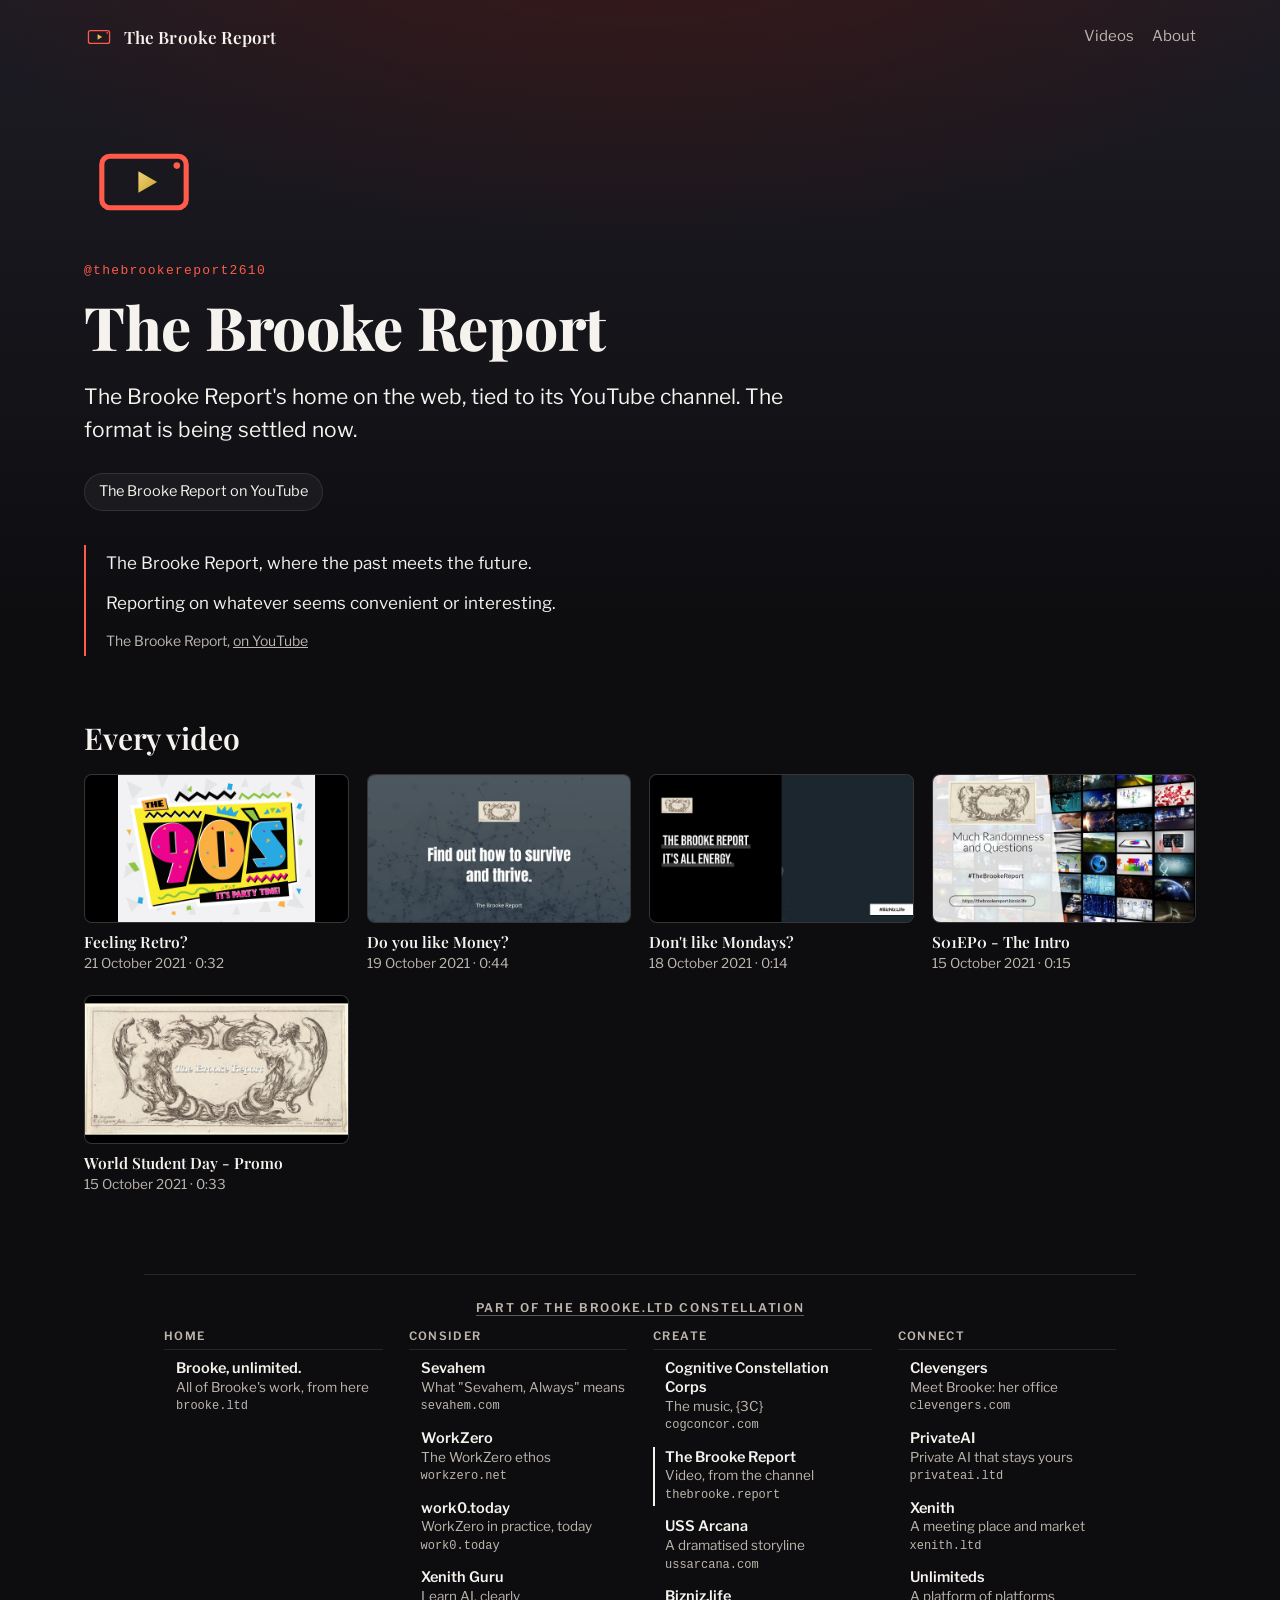
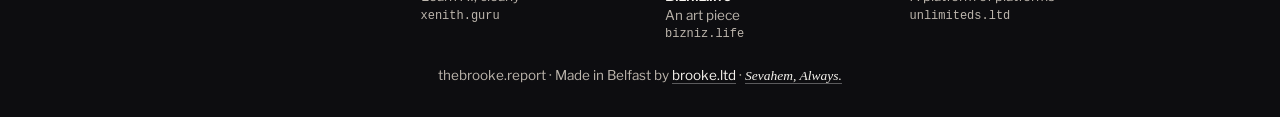
<file: index.html>
<!doctype html>
<html lang="en-GB">
<head>
<meta charset="utf-8">
<meta name="viewport" content="width=device-width, initial-scale=1">
<meta http-equiv="Content-Security-Policy" content="default-src 'none'; style-src 'self'; img-src 'self'; font-src 'self'; base-uri 'none'; form-action 'none'">
<meta name="referrer" content="no-referrer">
<title>The Brooke Report</title>
<meta name="description" content="The Brooke Report: every video from the channel @thebrookereport2610, each with its own page.">
<link rel="canonical" href="https://thebrooke.report/">
<link rel="icon" href="/assets/icon.svg" type="image/svg+xml">
<meta property="og:title" content="The Brooke Report">
<meta property="og:description" content="The Brooke Report: every video from the channel @thebrookereport2610, each with its own page.">
<meta property="og:url" content="https://thebrooke.report/">
<meta name="theme-color" content="#0d0d10">
<link rel="alternate" type="application/atom+xml" title="The Brooke Report: videos" href="/feed.xml">
<link rel="stylesheet" href="/assets/site.css">
</head>
<body>
<a class="skip" href="#main">Skip to content</a>
<header class="top">
<a class="brand" href="/"><svg class="" viewBox="0 0 512 512" aria-hidden="true" focusable="false" xmlns="http://www.w3.org/2000/svg"><defs><linearGradient id="g-brand" x1="0" y1="0" x2="1" y2="1"><stop offset="0" stop-color="#f1d27a"/><stop offset="1" stop-color="#c9a227"/></linearGradient></defs><rect x="76" y="146" width="360" height="220" rx="34" fill="none" stroke="#ff5a4a" stroke-width="22"/><path d="M232 210 L312 256 L232 302 Z" fill="url(#g-brand)"/><circle class="core" cx="396" cy="186" r="14" fill="#ff5a4a"/><line class="ring-b" x1="176" y1="410" x2="336" y2="410" stroke="url(#g-brand)" stroke-width="14" stroke-linecap="round"/></svg><span>The Brooke Report</span></a>
<nav class="site" aria-label="The Brooke Report"><ul><li><a href="/videos/">Videos</a></li><li><a href="/about/">About</a></li></ul></nav>
</header>
<main id="main" tabindex="-1">
<section class="hero"><svg class="mark" viewBox="0 0 512 512" aria-hidden="true" focusable="false" xmlns="http://www.w3.org/2000/svg"><defs><linearGradient id="g" x1="0" y1="0" x2="1" y2="1"><stop offset="0" stop-color="#f1d27a"/><stop offset="1" stop-color="#c9a227"/></linearGradient></defs><rect x="76" y="146" width="360" height="220" rx="34" fill="none" stroke="#ff5a4a" stroke-width="22"/><path d="M232 210 L312 256 L232 302 Z" fill="url(#g)"/><circle class="core" cx="396" cy="186" r="14" fill="#ff5a4a"/><line class="ring-b" x1="176" y1="410" x2="336" y2="410" stroke="url(#g)" stroke-width="14" stroke-linecap="round"/></svg><p class="eyebrow">@thebrookereport2610</p><h1>The Brooke Report</h1>
<p class="lede">The Brooke Report's home on the web, tied to its YouTube channel. The format is being settled now.</p><ul class="links"><li><a href="https://www.youtube.com/@thebrookereport2610">The Brooke Report on YouTube</a></li></ul></section>
<figure class="words" data-source="channel"><blockquote><p>The Brooke Report, where the past meets the future.</p><p>Reporting on whatever seems convenient or interesting.</p></blockquote><figcaption>The Brooke Report, <a href="https://www.youtube.com/@thebrookereport2610">on YouTube</a></figcaption></figure>
<h2>Every video</h2><ul class="grid"><li class="card wide"><a href="/videos/feeling-retro/"><img src="/assets/stills/feeling-retro.jpg" width="1280" height="720" alt="A still from Feeling Retro?" decoding="async"><b>Feeling Retro?</b><span>21 October 2021 · 0:32</span></a></li><li class="card wide"><a href="/videos/do-you-like-money/"><img src="/assets/stills/do-you-like-money.jpg" width="640" height="480" alt="A still from Do you like Money?" decoding="async"><b>Do you like Money?</b><span>19 October 2021 · 0:44</span></a></li><li class="card wide"><a href="/videos/don-t-like-mondays/"><img src="/assets/stills/don-t-like-mondays.jpg" width="640" height="480" alt="A still from Don't like Mondays?" decoding="async"><b>Don't like Mondays?</b><span>18 October 2021 · 0:14</span></a></li><li class="card wide"><a href="/videos/s01e00-the-intro/"><img src="/assets/stills/s01e00-the-intro.jpg" width="1280" height="720" alt="A still from S01EP0 - The Intro" loading="lazy" decoding="async"><b>S01EP0 - The Intro</b><span>15 October 2021 · 0:15</span></a></li><li class="card wide"><a href="/videos/world-student-day-promo/"><img src="/assets/stills/world-student-day-promo.jpg" width="1280" height="720" alt="A still from World Student Day - Promo" loading="lazy" decoding="async"><b>World Student Day - Promo</b><span>15 October 2021 · 0:33</span></a></li></ul>
</main>
<nav class="constellation" aria-label="The brooke.ltd constellation"><h2><a href="/constellation/">Part of the brooke.ltd constellation</a></h2><div class="groups"><section><h3>Home</h3><ul><li><a href="https://brooke.ltd/"><b>Brooke, unlimited.</b><span class="w">All of Brooke's work, from here</span><small>brooke.ltd</small></a></li></ul></section><section><h3>Consider</h3><ul><li><a href="https://sevahem.com/"><b>Sevahem</b><span class="w">What &quot;Sevahem, Always&quot; means</span><small>sevahem.com</small></a></li><li><a href="https://workzero.net/"><b>WorkZero</b><span class="w">The WorkZero ethos</span><small>workzero.net</small></a></li><li><a href="https://work0.today/"><b>work0.today</b><span class="w">WorkZero in practice, today</span><small>work0.today</small></a></li><li><a href="https://xenith.guru/"><b>Xenith Guru</b><span class="w">Learn AI, clearly</span><small>xenith.guru</small></a></li></ul></section><section><h3>Create</h3><ul><li><a href="https://cogconcor.com/"><b>Cognitive Constellation Corps</b><span class="w">The music, {3C}</span><small>cogconcor.com</small></a></li><li><span class="here" aria-current="true"><b>The Brooke Report</b><span class="w">Video, from the channel</span><small>thebrooke.report</small><span class="vh"> (this site)</span></span></li><li><a href="https://ussarcana.com/"><b>USS Arcana</b><span class="w">A dramatised storyline</span><small>ussarcana.com</small></a></li><li><a href="https://bizniz.life/"><b>Bizniz.life</b><span class="w">An art piece</span><small>bizniz.life</small></a></li></ul></section><section><h3>Connect</h3><ul><li><a href="https://clevengers.com/"><b>Clevengers</b><span class="w">Meet Brooke: her office</span><small>clevengers.com</small></a></li><li><a href="https://privateai.ltd/"><b>PrivateAI</b><span class="w">Private AI that stays yours</span><small>privateai.ltd</small></a></li><li><a href="https://xenith.ltd/"><b>Xenith</b><span class="w">A meeting place and market</span><small>xenith.ltd</small></a></li><li><a href="https://unlimiteds.ltd/"><b>Unlimiteds</b><span class="w">A platform of platforms</span><small>unlimiteds.ltd</small></a></li></ul></section></div></nav>
<footer>thebrooke.report &middot; Made in Belfast by <a href="https://brooke.ltd/">brooke.ltd</a> &middot; <a class="sign" href="https://sevahem.com/">Sevahem, Always.</a></footer>
</body>
</html>
</file>
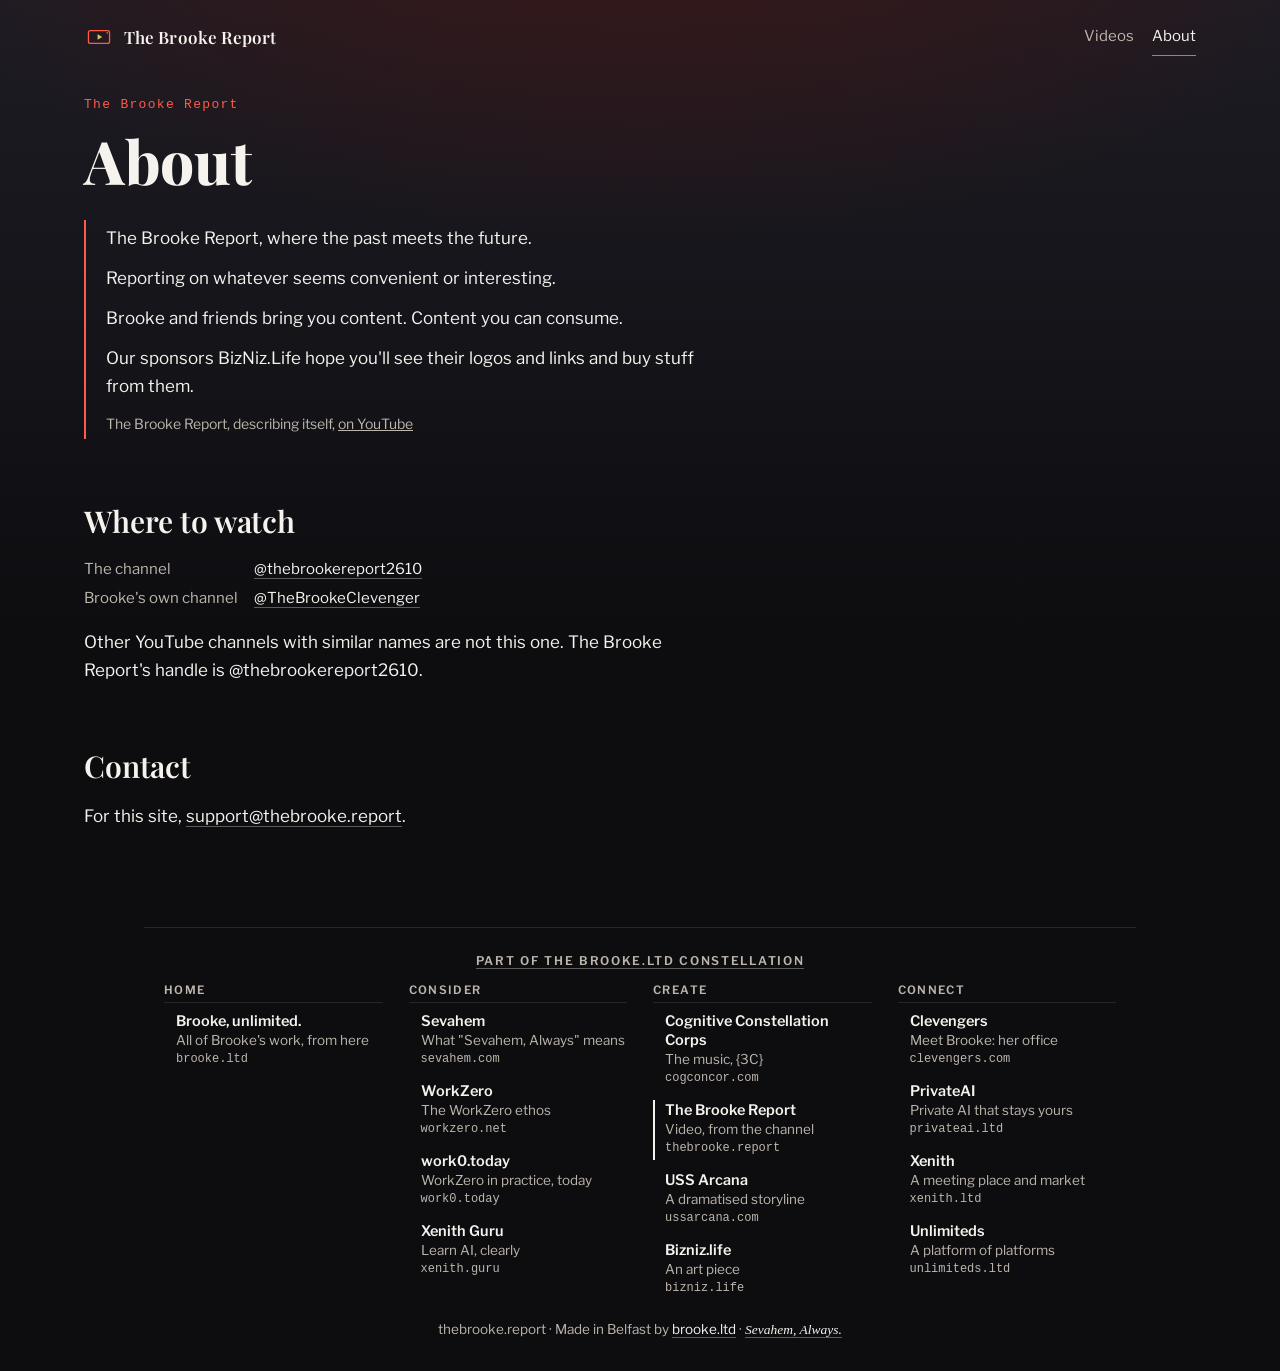
<file: about/index.html>
<!doctype html>
<html lang="en-GB">
<head>
<meta charset="utf-8">
<meta name="viewport" content="width=device-width, initial-scale=1">
<meta http-equiv="Content-Security-Policy" content="default-src 'none'; style-src 'self'; img-src 'self'; font-src 'self'; base-uri 'none'; form-action 'none'">
<meta name="referrer" content="no-referrer">
<title>About · The Brooke Report</title>
<meta name="description" content="About The Brooke Report, in its own words, and where to find it.">
<link rel="canonical" href="https://thebrooke.report/about/">
<link rel="icon" href="/assets/icon.svg" type="image/svg+xml">
<meta property="og:title" content="About · The Brooke Report">
<meta property="og:description" content="About The Brooke Report, in its own words, and where to find it.">
<meta property="og:url" content="https://thebrooke.report/about/">
<meta name="theme-color" content="#0d0d10">
<link rel="alternate" type="application/atom+xml" title="The Brooke Report: videos" href="/feed.xml">
<link rel="stylesheet" href="/assets/site.css">
</head>
<body>
<a class="skip" href="#main">Skip to content</a>
<header class="top">
<a class="brand" href="/"><svg class="" viewBox="0 0 512 512" aria-hidden="true" focusable="false" xmlns="http://www.w3.org/2000/svg"><defs><linearGradient id="g-brand" x1="0" y1="0" x2="1" y2="1"><stop offset="0" stop-color="#f1d27a"/><stop offset="1" stop-color="#c9a227"/></linearGradient></defs><rect x="76" y="146" width="360" height="220" rx="34" fill="none" stroke="#ff5a4a" stroke-width="22"/><path d="M232 210 L312 256 L232 302 Z" fill="url(#g-brand)"/><circle class="core" cx="396" cy="186" r="14" fill="#ff5a4a"/><line class="ring-b" x1="176" y1="410" x2="336" y2="410" stroke="url(#g-brand)" stroke-width="14" stroke-linecap="round"/></svg><span>The Brooke Report</span></a>
<nav class="site" aria-label="The Brooke Report"><ul><li><a href="/videos/">Videos</a></li><li><a href="/about/" aria-current="page">About</a></li></ul></nav>
</header>
<main id="main" tabindex="-1">
<p class="eyebrow">The Brooke Report</p><h1>About</h1>
<figure class="words" data-source="channel"><blockquote><p>The Brooke Report, where the past meets the future.</p><p>Reporting on whatever seems convenient or interesting.</p><p>Brooke and friends bring you content. Content you can consume.</p><p>Our sponsors BizNiz.Life hope you'll see their logos and links and buy stuff from them.</p></blockquote><figcaption>The Brooke Report, describing itself, <a href="https://www.youtube.com/@thebrookereport2610">on YouTube</a></figcaption></figure>
<h2>Where to watch</h2>
<dl class="facts"><dt>The channel</dt><dd><a href="https://www.youtube.com/@thebrookereport2610">@thebrookereport2610</a></dd><dt>Brooke's own channel</dt><dd><a href="https://www.youtube.com/@TheBrookeClevenger">@TheBrookeClevenger</a></dd></dl>
<p class="read">Other YouTube channels with similar names are not this one. The Brooke Report's handle is @thebrookereport2610.</p>
<h2>Contact</h2><p class="read">For this site, <a href="mailto:support@thebrooke.report">support@thebrooke.report</a>.</p>
</main>
<nav class="constellation" aria-label="The brooke.ltd constellation"><h2><a href="/constellation/">Part of the brooke.ltd constellation</a></h2><div class="groups"><section><h3>Home</h3><ul><li><a href="https://brooke.ltd/"><b>Brooke, unlimited.</b><span class="w">All of Brooke's work, from here</span><small>brooke.ltd</small></a></li></ul></section><section><h3>Consider</h3><ul><li><a href="https://sevahem.com/"><b>Sevahem</b><span class="w">What &quot;Sevahem, Always&quot; means</span><small>sevahem.com</small></a></li><li><a href="https://workzero.net/"><b>WorkZero</b><span class="w">The WorkZero ethos</span><small>workzero.net</small></a></li><li><a href="https://work0.today/"><b>work0.today</b><span class="w">WorkZero in practice, today</span><small>work0.today</small></a></li><li><a href="https://xenith.guru/"><b>Xenith Guru</b><span class="w">Learn AI, clearly</span><small>xenith.guru</small></a></li></ul></section><section><h3>Create</h3><ul><li><a href="https://cogconcor.com/"><b>Cognitive Constellation Corps</b><span class="w">The music, {3C}</span><small>cogconcor.com</small></a></li><li><span class="here" aria-current="true"><b>The Brooke Report</b><span class="w">Video, from the channel</span><small>thebrooke.report</small><span class="vh"> (this site)</span></span></li><li><a href="https://ussarcana.com/"><b>USS Arcana</b><span class="w">A dramatised storyline</span><small>ussarcana.com</small></a></li><li><a href="https://bizniz.life/"><b>Bizniz.life</b><span class="w">An art piece</span><small>bizniz.life</small></a></li></ul></section><section><h3>Connect</h3><ul><li><a href="https://clevengers.com/"><b>Clevengers</b><span class="w">Meet Brooke: her office</span><small>clevengers.com</small></a></li><li><a href="https://privateai.ltd/"><b>PrivateAI</b><span class="w">Private AI that stays yours</span><small>privateai.ltd</small></a></li><li><a href="https://xenith.ltd/"><b>Xenith</b><span class="w">A meeting place and market</span><small>xenith.ltd</small></a></li><li><a href="https://unlimiteds.ltd/"><b>Unlimiteds</b><span class="w">A platform of platforms</span><small>unlimiteds.ltd</small></a></li></ul></section></div></nav>
<footer>thebrooke.report &middot; Made in Belfast by <a href="https://brooke.ltd/">brooke.ltd</a> &middot; <a class="sign" href="https://sevahem.com/">Sevahem, Always.</a></footer>
</body>
</html>
</file>
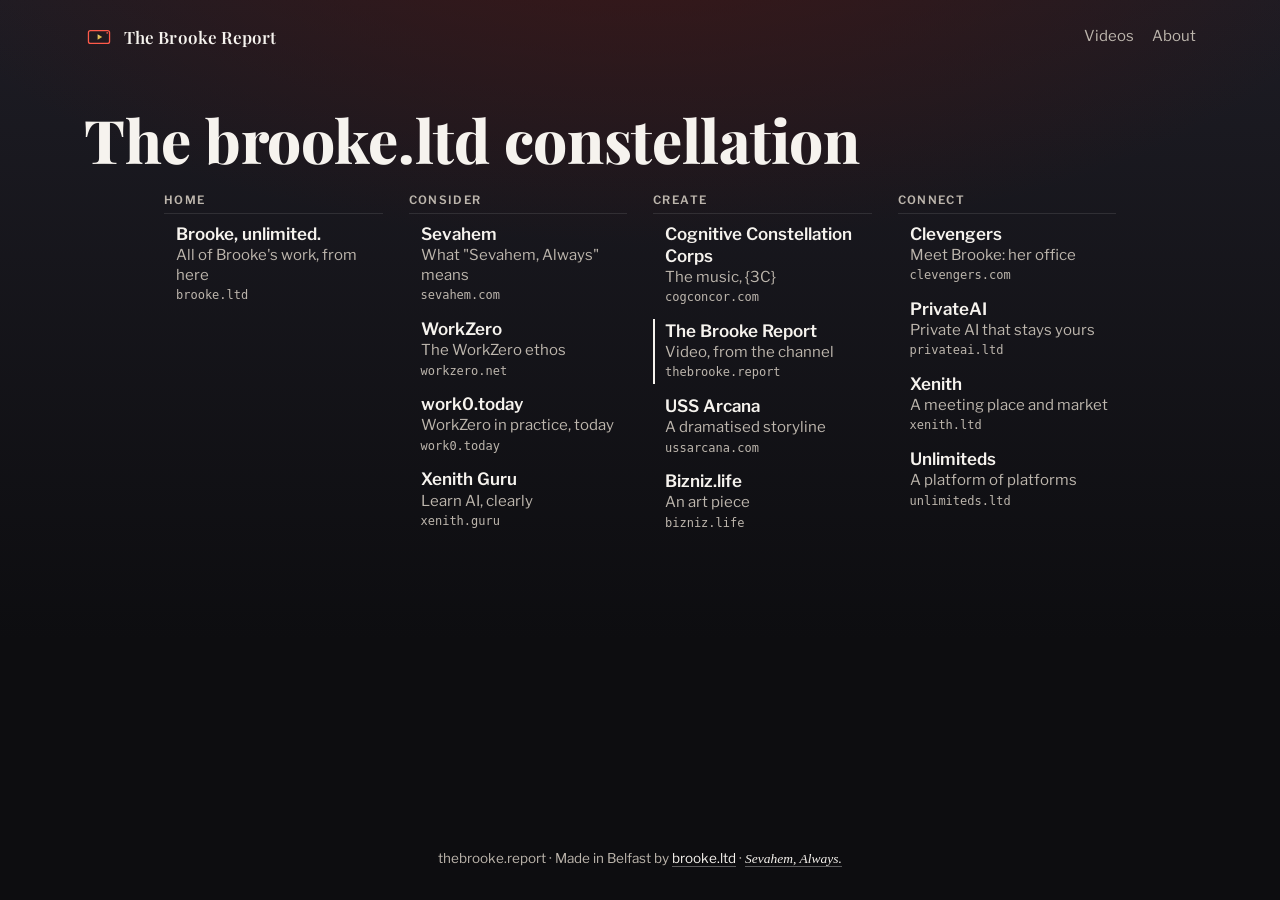
<file: constellation/index.html>
<!doctype html>
<html lang="en-GB">
<head>
<meta charset="utf-8">
<meta name="viewport" content="width=device-width, initial-scale=1">
<meta http-equiv="Content-Security-Policy" content="default-src 'none'; style-src 'self'; img-src 'self'; font-src 'self'; base-uri 'none'; form-action 'none'">
<meta name="referrer" content="no-referrer">
<title>The brooke.ltd constellation · The Brooke Report</title>
<meta name="description" content="The brooke.ltd constellation: every site in the family, grouped under Consider, Create and Connect, with brooke.ltd at home.">
<link rel="canonical" href="https://thebrooke.report/constellation/">
<link rel="icon" href="/assets/icon.svg" type="image/svg+xml">
<meta property="og:title" content="The brooke.ltd constellation · The Brooke Report">
<meta property="og:description" content="The brooke.ltd constellation: every site in the family, grouped under Consider, Create and Connect, with brooke.ltd at home.">
<meta property="og:url" content="https://thebrooke.report/constellation/">
<meta name="theme-color" content="#0d0d10">
<link rel="alternate" type="application/atom+xml" title="The Brooke Report: videos" href="/feed.xml">
<link rel="stylesheet" href="/assets/site.css">
</head>
<body>
<a class="skip" href="#main">Skip to content</a>
<header class="top">
<a class="brand" href="/"><svg class="" viewBox="0 0 512 512" aria-hidden="true" focusable="false" xmlns="http://www.w3.org/2000/svg"><defs><linearGradient id="g-brand" x1="0" y1="0" x2="1" y2="1"><stop offset="0" stop-color="#f1d27a"/><stop offset="1" stop-color="#c9a227"/></linearGradient></defs><rect x="76" y="146" width="360" height="220" rx="34" fill="none" stroke="#ff5a4a" stroke-width="22"/><path d="M232 210 L312 256 L232 302 Z" fill="url(#g-brand)"/><circle class="core" cx="396" cy="186" r="14" fill="#ff5a4a"/><line class="ring-b" x1="176" y1="410" x2="336" y2="410" stroke="url(#g-brand)" stroke-width="14" stroke-linecap="round"/></svg><span>The Brooke Report</span></a>
<nav class="site" aria-label="The Brooke Report"><ul><li><a href="/videos/">Videos</a></li><li><a href="/about/">About</a></li></ul></nav>
</header>
<main id="main" tabindex="-1">
<h1>The brooke.ltd constellation</h1>
<nav class="constellation map" aria-label="The brooke.ltd constellation"><h2>Part of the brooke.ltd constellation</h2><div class="groups"><section><h3>Home</h3><ul><li><a href="https://brooke.ltd/"><b>Brooke, unlimited.</b><span class="w">All of Brooke's work, from here</span><small>brooke.ltd</small></a></li></ul></section><section><h3>Consider</h3><ul><li><a href="https://sevahem.com/"><b>Sevahem</b><span class="w">What &quot;Sevahem, Always&quot; means</span><small>sevahem.com</small></a></li><li><a href="https://workzero.net/"><b>WorkZero</b><span class="w">The WorkZero ethos</span><small>workzero.net</small></a></li><li><a href="https://work0.today/"><b>work0.today</b><span class="w">WorkZero in practice, today</span><small>work0.today</small></a></li><li><a href="https://xenith.guru/"><b>Xenith Guru</b><span class="w">Learn AI, clearly</span><small>xenith.guru</small></a></li></ul></section><section><h3>Create</h3><ul><li><a href="https://cogconcor.com/"><b>Cognitive Constellation Corps</b><span class="w">The music, {3C}</span><small>cogconcor.com</small></a></li><li><span class="here" aria-current="true"><b>The Brooke Report</b><span class="w">Video, from the channel</span><small>thebrooke.report</small><span class="vh"> (this site)</span></span></li><li><a href="https://ussarcana.com/"><b>USS Arcana</b><span class="w">A dramatised storyline</span><small>ussarcana.com</small></a></li><li><a href="https://bizniz.life/"><b>Bizniz.life</b><span class="w">An art piece</span><small>bizniz.life</small></a></li></ul></section><section><h3>Connect</h3><ul><li><a href="https://clevengers.com/"><b>Clevengers</b><span class="w">Meet Brooke: her office</span><small>clevengers.com</small></a></li><li><a href="https://privateai.ltd/"><b>PrivateAI</b><span class="w">Private AI that stays yours</span><small>privateai.ltd</small></a></li><li><a href="https://xenith.ltd/"><b>Xenith</b><span class="w">A meeting place and market</span><small>xenith.ltd</small></a></li><li><a href="https://unlimiteds.ltd/"><b>Unlimiteds</b><span class="w">A platform of platforms</span><small>unlimiteds.ltd</small></a></li></ul></section></div></nav>
</main>

<footer>thebrooke.report &middot; Made in Belfast by <a href="https://brooke.ltd/">brooke.ltd</a> &middot; <a class="sign" href="https://sevahem.com/">Sevahem, Always.</a></footer>
</body>
</html>
</file>
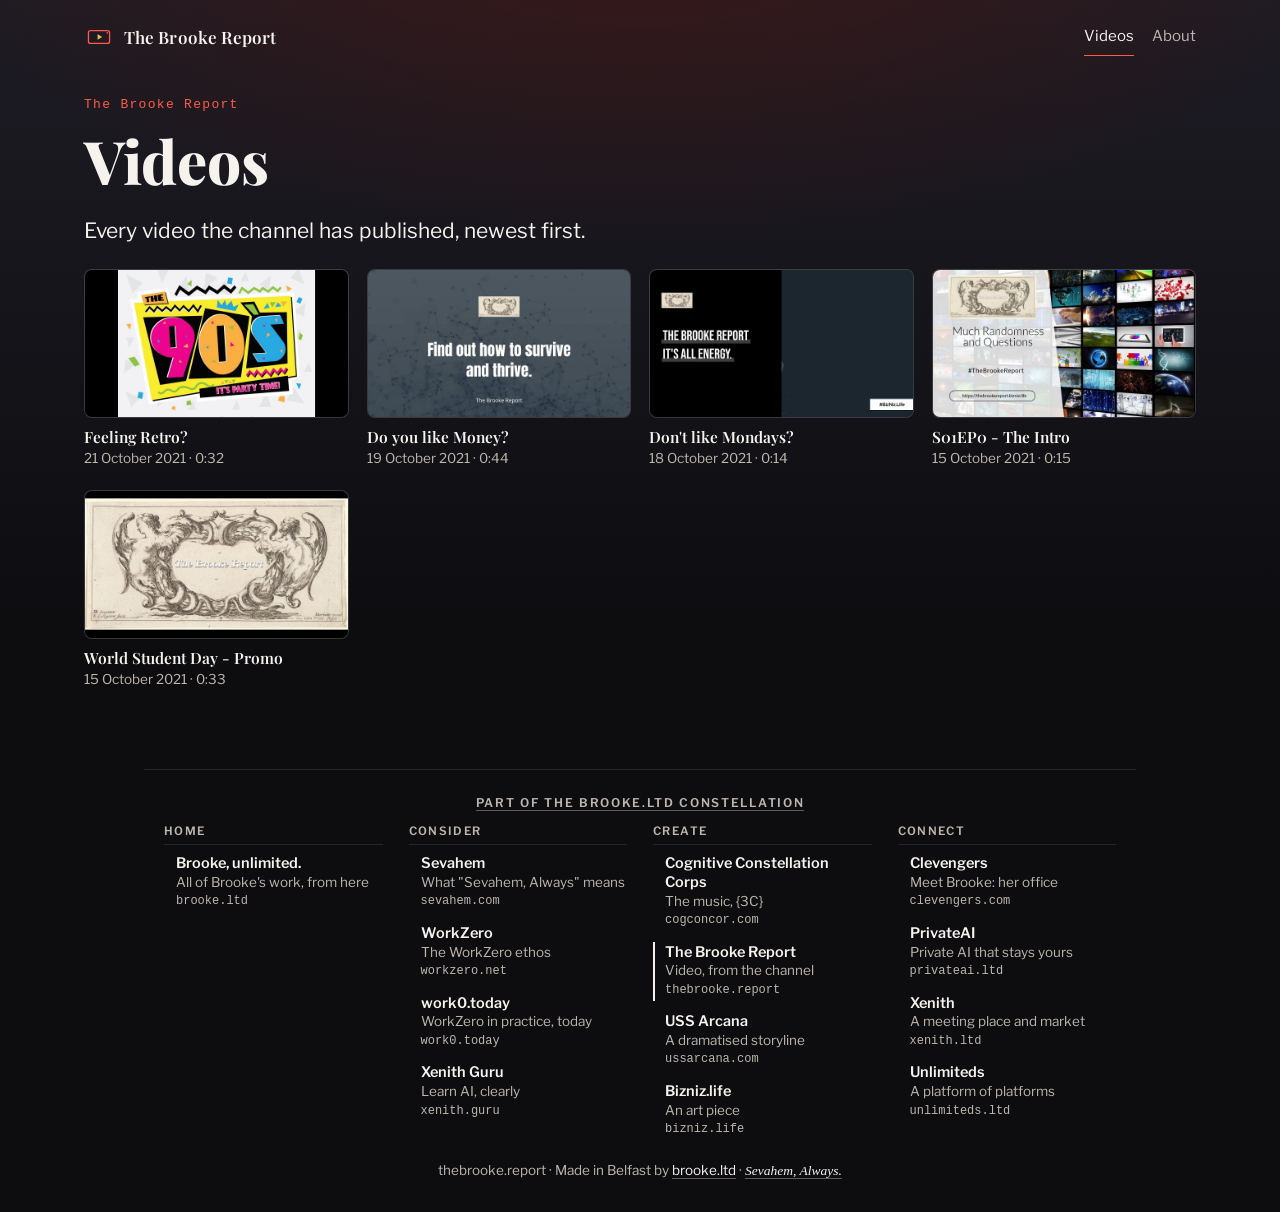
<file: videos/index.html>
<!doctype html>
<html lang="en-GB">
<head>
<meta charset="utf-8">
<meta name="viewport" content="width=device-width, initial-scale=1">
<meta http-equiv="Content-Security-Policy" content="default-src 'none'; style-src 'self'; img-src 'self'; font-src 'self'; base-uri 'none'; form-action 'none'">
<meta name="referrer" content="no-referrer">
<title>Videos · The Brooke Report</title>
<meta name="description" content="Every video The Brooke Report has published, newest first.">
<link rel="canonical" href="https://thebrooke.report/videos/">
<link rel="icon" href="/assets/icon.svg" type="image/svg+xml">
<meta property="og:title" content="Videos · The Brooke Report">
<meta property="og:description" content="Every video The Brooke Report has published, newest first.">
<meta property="og:url" content="https://thebrooke.report/videos/">
<meta name="theme-color" content="#0d0d10">
<link rel="alternate" type="application/atom+xml" title="The Brooke Report: videos" href="/feed.xml">
<link rel="stylesheet" href="/assets/site.css">
</head>
<body>
<a class="skip" href="#main">Skip to content</a>
<header class="top">
<a class="brand" href="/"><svg class="" viewBox="0 0 512 512" aria-hidden="true" focusable="false" xmlns="http://www.w3.org/2000/svg"><defs><linearGradient id="g-brand" x1="0" y1="0" x2="1" y2="1"><stop offset="0" stop-color="#f1d27a"/><stop offset="1" stop-color="#c9a227"/></linearGradient></defs><rect x="76" y="146" width="360" height="220" rx="34" fill="none" stroke="#ff5a4a" stroke-width="22"/><path d="M232 210 L312 256 L232 302 Z" fill="url(#g-brand)"/><circle class="core" cx="396" cy="186" r="14" fill="#ff5a4a"/><line class="ring-b" x1="176" y1="410" x2="336" y2="410" stroke="url(#g-brand)" stroke-width="14" stroke-linecap="round"/></svg><span>The Brooke Report</span></a>
<nav class="site" aria-label="The Brooke Report"><ul><li><a href="/videos/" aria-current="page">Videos</a></li><li><a href="/about/">About</a></li></ul></nav>
</header>
<main id="main" tabindex="-1">
<p class="eyebrow">The Brooke Report</p><h1>Videos</h1><p class="lede">Every video the channel has published, newest first.</p><ul class="grid"><li class="card wide"><a href="/videos/feeling-retro/"><img src="/assets/stills/feeling-retro.jpg" width="1280" height="720" alt="A still from Feeling Retro?" decoding="async"><b>Feeling Retro?</b><span>21 October 2021 · 0:32</span></a></li><li class="card wide"><a href="/videos/do-you-like-money/"><img src="/assets/stills/do-you-like-money.jpg" width="640" height="480" alt="A still from Do you like Money?" decoding="async"><b>Do you like Money?</b><span>19 October 2021 · 0:44</span></a></li><li class="card wide"><a href="/videos/don-t-like-mondays/"><img src="/assets/stills/don-t-like-mondays.jpg" width="640" height="480" alt="A still from Don't like Mondays?" decoding="async"><b>Don't like Mondays?</b><span>18 October 2021 · 0:14</span></a></li><li class="card wide"><a href="/videos/s01e00-the-intro/"><img src="/assets/stills/s01e00-the-intro.jpg" width="1280" height="720" alt="A still from S01EP0 - The Intro" loading="lazy" decoding="async"><b>S01EP0 - The Intro</b><span>15 October 2021 · 0:15</span></a></li><li class="card wide"><a href="/videos/world-student-day-promo/"><img src="/assets/stills/world-student-day-promo.jpg" width="1280" height="720" alt="A still from World Student Day - Promo" loading="lazy" decoding="async"><b>World Student Day - Promo</b><span>15 October 2021 · 0:33</span></a></li></ul>
</main>
<nav class="constellation" aria-label="The brooke.ltd constellation"><h2><a href="/constellation/">Part of the brooke.ltd constellation</a></h2><div class="groups"><section><h3>Home</h3><ul><li><a href="https://brooke.ltd/"><b>Brooke, unlimited.</b><span class="w">All of Brooke's work, from here</span><small>brooke.ltd</small></a></li></ul></section><section><h3>Consider</h3><ul><li><a href="https://sevahem.com/"><b>Sevahem</b><span class="w">What &quot;Sevahem, Always&quot; means</span><small>sevahem.com</small></a></li><li><a href="https://workzero.net/"><b>WorkZero</b><span class="w">The WorkZero ethos</span><small>workzero.net</small></a></li><li><a href="https://work0.today/"><b>work0.today</b><span class="w">WorkZero in practice, today</span><small>work0.today</small></a></li><li><a href="https://xenith.guru/"><b>Xenith Guru</b><span class="w">Learn AI, clearly</span><small>xenith.guru</small></a></li></ul></section><section><h3>Create</h3><ul><li><a href="https://cogconcor.com/"><b>Cognitive Constellation Corps</b><span class="w">The music, {3C}</span><small>cogconcor.com</small></a></li><li><span class="here" aria-current="true"><b>The Brooke Report</b><span class="w">Video, from the channel</span><small>thebrooke.report</small><span class="vh"> (this site)</span></span></li><li><a href="https://ussarcana.com/"><b>USS Arcana</b><span class="w">A dramatised storyline</span><small>ussarcana.com</small></a></li><li><a href="https://bizniz.life/"><b>Bizniz.life</b><span class="w">An art piece</span><small>bizniz.life</small></a></li></ul></section><section><h3>Connect</h3><ul><li><a href="https://clevengers.com/"><b>Clevengers</b><span class="w">Meet Brooke: her office</span><small>clevengers.com</small></a></li><li><a href="https://privateai.ltd/"><b>PrivateAI</b><span class="w">Private AI that stays yours</span><small>privateai.ltd</small></a></li><li><a href="https://xenith.ltd/"><b>Xenith</b><span class="w">A meeting place and market</span><small>xenith.ltd</small></a></li><li><a href="https://unlimiteds.ltd/"><b>Unlimiteds</b><span class="w">A platform of platforms</span><small>unlimiteds.ltd</small></a></li></ul></section></div></nav>
<footer>thebrooke.report &middot; Made in Belfast by <a href="https://brooke.ltd/">brooke.ltd</a> &middot; <a class="sign" href="https://sevahem.com/">Sevahem, Always.</a></footer>
</body>
</html>
</file>
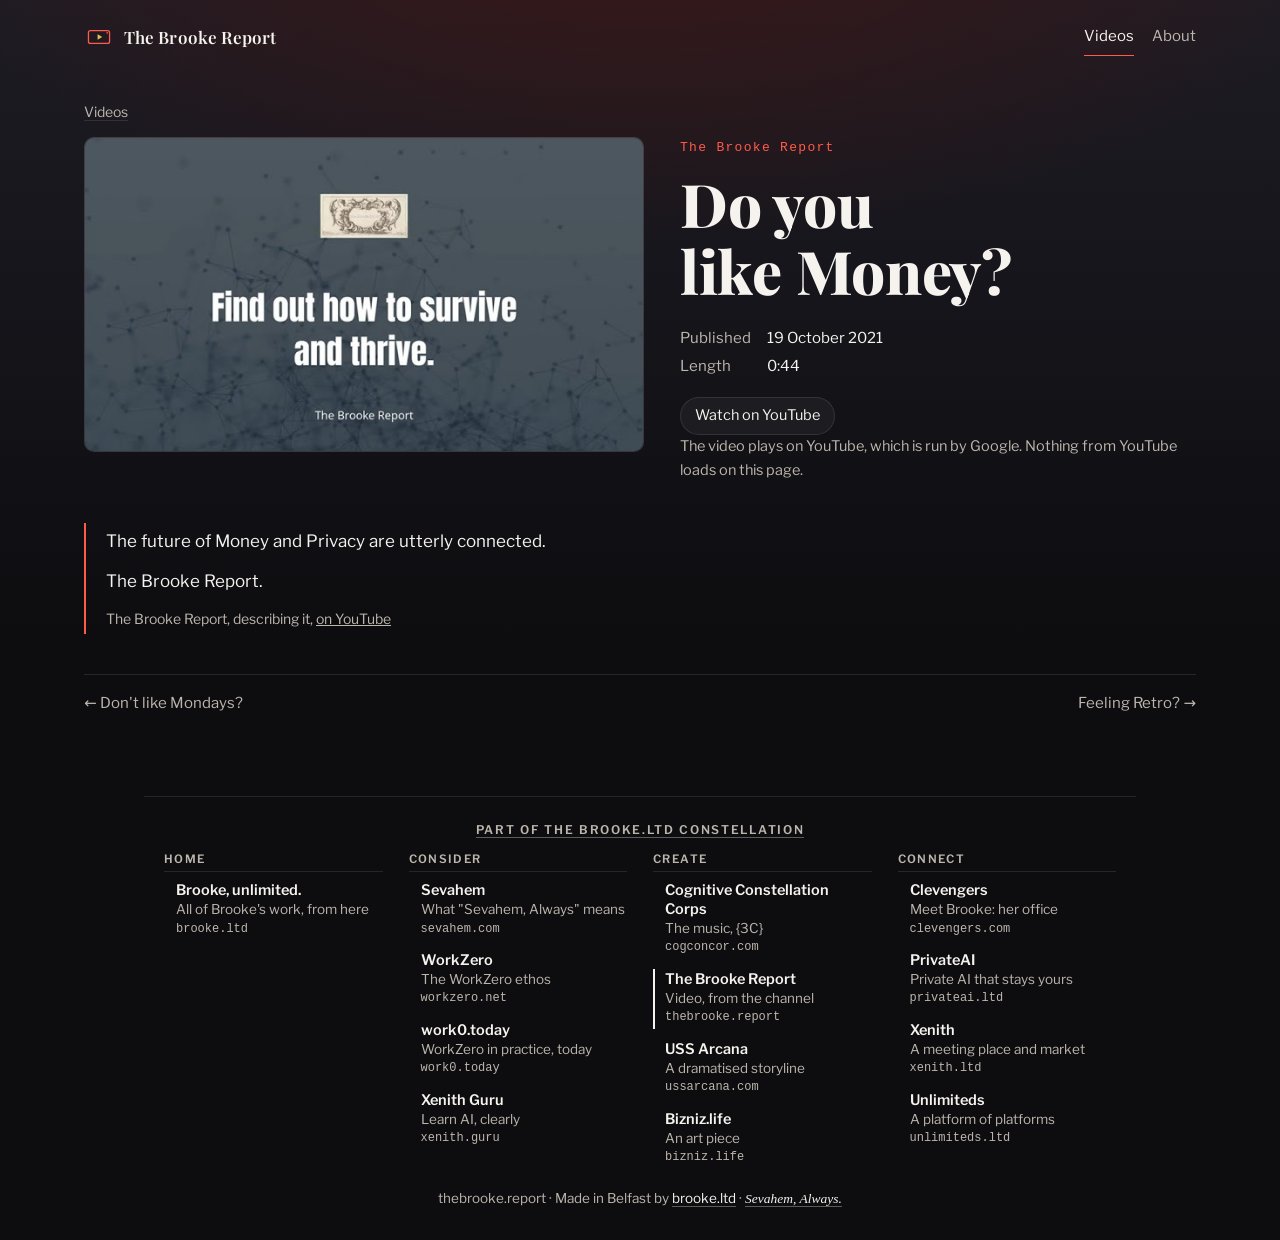
<file: videos/do-you-like-money/index.html>
<!doctype html>
<html lang="en-GB">
<head>
<meta charset="utf-8">
<meta name="viewport" content="width=device-width, initial-scale=1">
<meta http-equiv="Content-Security-Policy" content="default-src 'none'; style-src 'self'; img-src 'self'; font-src 'self'; base-uri 'none'; form-action 'none'">
<meta name="referrer" content="no-referrer">
<title>Do you like Money? · The Brooke Report</title>
<meta name="description" content="Do you like Money?: a video from The Brooke Report, published 19 October 2021, 0:44 long.">
<link rel="canonical" href="https://thebrooke.report/videos/do-you-like-money/">
<link rel="icon" href="/assets/icon.svg" type="image/svg+xml">
<meta property="og:title" content="Do you like Money? · The Brooke Report">
<meta property="og:description" content="Do you like Money?: a video from The Brooke Report, published 19 October 2021, 0:44 long.">
<meta property="og:url" content="https://thebrooke.report/videos/do-you-like-money/">
<meta name="theme-color" content="#0d0d10">
<link rel="alternate" type="application/atom+xml" title="The Brooke Report: videos" href="/feed.xml">
<link rel="stylesheet" href="/assets/site.css">
</head>
<body>
<a class="skip" href="#main">Skip to content</a>
<header class="top">
<a class="brand" href="/"><svg class="" viewBox="0 0 512 512" aria-hidden="true" focusable="false" xmlns="http://www.w3.org/2000/svg"><defs><linearGradient id="g-brand" x1="0" y1="0" x2="1" y2="1"><stop offset="0" stop-color="#f1d27a"/><stop offset="1" stop-color="#c9a227"/></linearGradient></defs><rect x="76" y="146" width="360" height="220" rx="34" fill="none" stroke="#ff5a4a" stroke-width="22"/><path d="M232 210 L312 256 L232 302 Z" fill="url(#g-brand)"/><circle class="core" cx="396" cy="186" r="14" fill="#ff5a4a"/><line class="ring-b" x1="176" y1="410" x2="336" y2="410" stroke="url(#g-brand)" stroke-width="14" stroke-linecap="round"/></svg><span>The Brooke Report</span></a>
<nav class="site" aria-label="The Brooke Report"><ul><li><a href="/videos/" aria-current="true">Videos</a></li><li><a href="/about/">About</a></li></ul></nav>
</header>
<main id="main" tabindex="-1">
<p class="crumbs"><a href="/videos/">Videos</a></p>
<div class="piece"><div class="still"><img src="/assets/stills/do-you-like-money.jpg" width="640" height="480" alt="A still from Do you like Money?" fetchpriority="high" decoding="async"></div><div>
<p class="eyebrow">The Brooke Report</p><h1>Do you like Money?</h1>
<dl class="facts"><dt>Published</dt><dd>19 October 2021</dd><dt>Length</dt><dd>0:44</dd></dl>
<ul class="links"><li><a href="https://www.youtube.com/watch?v=PDagO_JeqKQ">Watch on YouTube</a></li></ul>
<p class="note">The video plays on YouTube, which is run by Google. Nothing from YouTube loads on this page.</p>
</div></div>
<figure class="words" data-source="PDagO_JeqKQ"><blockquote><p>The future of Money and Privacy are utterly connected.</p><p>The Brooke Report.</p></blockquote><figcaption>The Brooke Report, describing it, <a href="https://www.youtube.com/watch?v=PDagO_JeqKQ">on YouTube</a></figcaption></figure>
<nav class="pager" aria-label="Videos"><a href="/videos/don-t-like-mondays/" rel="prev">← Don't like Mondays?</a><a href="/videos/feeling-retro/" rel="next">Feeling Retro? →</a></nav>
</main>
<nav class="constellation" aria-label="The brooke.ltd constellation"><h2><a href="/constellation/">Part of the brooke.ltd constellation</a></h2><div class="groups"><section><h3>Home</h3><ul><li><a href="https://brooke.ltd/"><b>Brooke, unlimited.</b><span class="w">All of Brooke's work, from here</span><small>brooke.ltd</small></a></li></ul></section><section><h3>Consider</h3><ul><li><a href="https://sevahem.com/"><b>Sevahem</b><span class="w">What &quot;Sevahem, Always&quot; means</span><small>sevahem.com</small></a></li><li><a href="https://workzero.net/"><b>WorkZero</b><span class="w">The WorkZero ethos</span><small>workzero.net</small></a></li><li><a href="https://work0.today/"><b>work0.today</b><span class="w">WorkZero in practice, today</span><small>work0.today</small></a></li><li><a href="https://xenith.guru/"><b>Xenith Guru</b><span class="w">Learn AI, clearly</span><small>xenith.guru</small></a></li></ul></section><section><h3>Create</h3><ul><li><a href="https://cogconcor.com/"><b>Cognitive Constellation Corps</b><span class="w">The music, {3C}</span><small>cogconcor.com</small></a></li><li><span class="here" aria-current="true"><b>The Brooke Report</b><span class="w">Video, from the channel</span><small>thebrooke.report</small><span class="vh"> (this site)</span></span></li><li><a href="https://ussarcana.com/"><b>USS Arcana</b><span class="w">A dramatised storyline</span><small>ussarcana.com</small></a></li><li><a href="https://bizniz.life/"><b>Bizniz.life</b><span class="w">An art piece</span><small>bizniz.life</small></a></li></ul></section><section><h3>Connect</h3><ul><li><a href="https://clevengers.com/"><b>Clevengers</b><span class="w">Meet Brooke: her office</span><small>clevengers.com</small></a></li><li><a href="https://privateai.ltd/"><b>PrivateAI</b><span class="w">Private AI that stays yours</span><small>privateai.ltd</small></a></li><li><a href="https://xenith.ltd/"><b>Xenith</b><span class="w">A meeting place and market</span><small>xenith.ltd</small></a></li><li><a href="https://unlimiteds.ltd/"><b>Unlimiteds</b><span class="w">A platform of platforms</span><small>unlimiteds.ltd</small></a></li></ul></section></div></nav>
<footer>thebrooke.report &middot; Made in Belfast by <a href="https://brooke.ltd/">brooke.ltd</a> &middot; <a class="sign" href="https://sevahem.com/">Sevahem, Always.</a></footer>
</body>
</html>
</file>
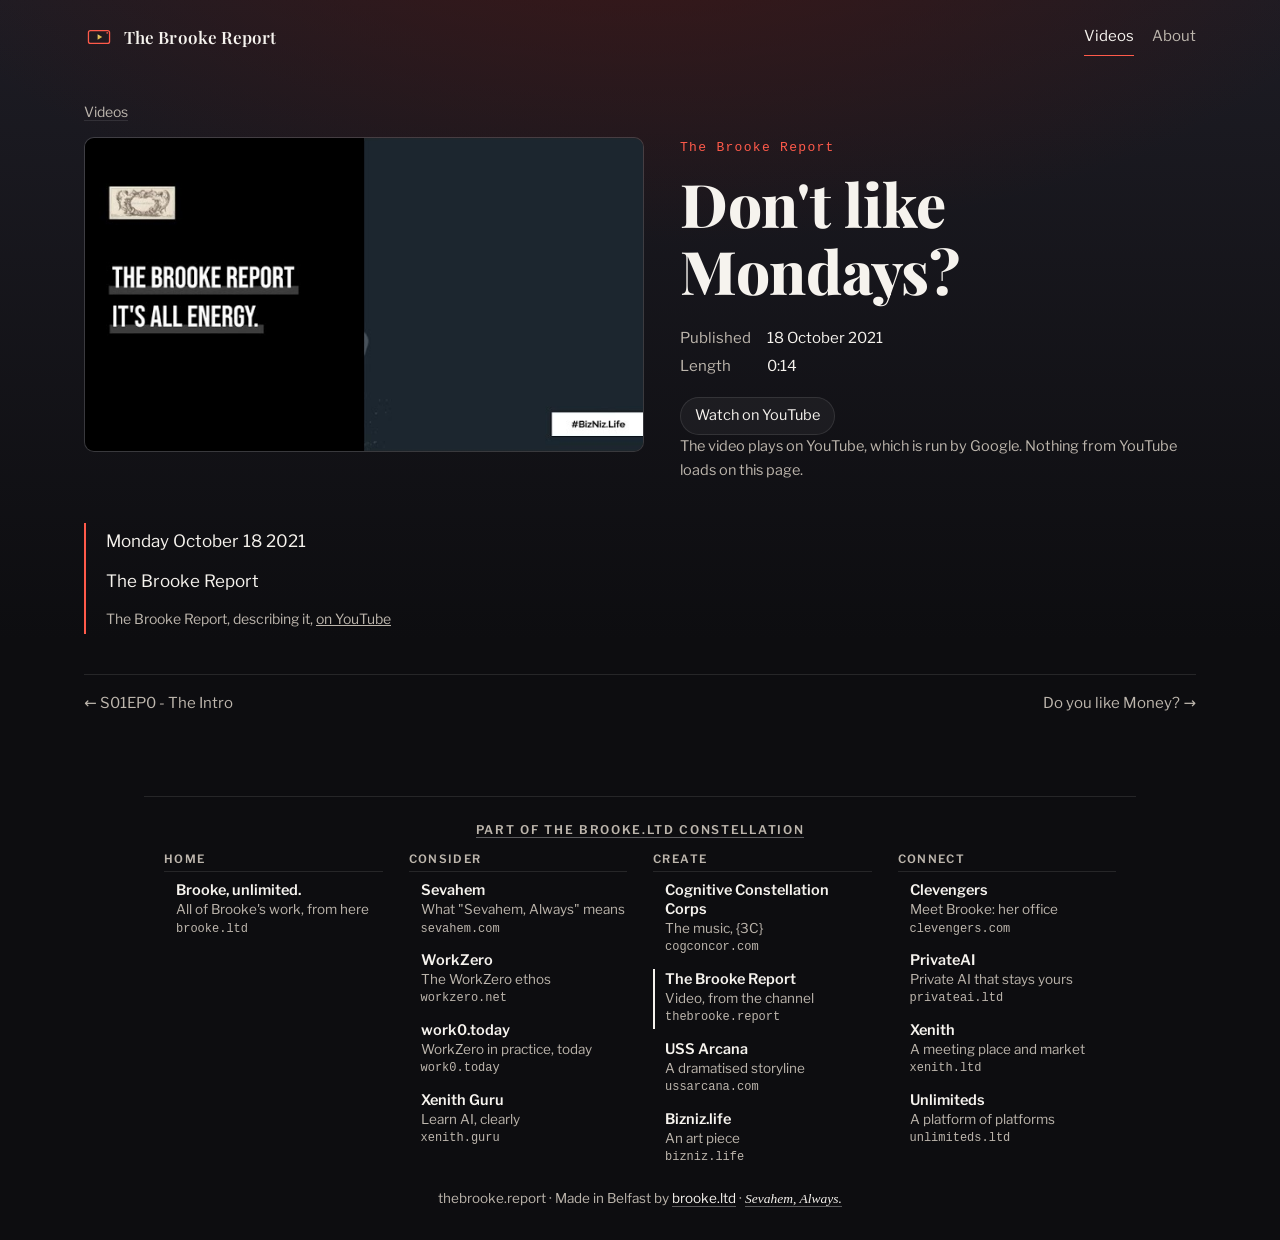
<file: videos/don-t-like-mondays/index.html>
<!doctype html>
<html lang="en-GB">
<head>
<meta charset="utf-8">
<meta name="viewport" content="width=device-width, initial-scale=1">
<meta http-equiv="Content-Security-Policy" content="default-src 'none'; style-src 'self'; img-src 'self'; font-src 'self'; base-uri 'none'; form-action 'none'">
<meta name="referrer" content="no-referrer">
<title>Don't like Mondays? · The Brooke Report</title>
<meta name="description" content="Don't like Mondays?: a video from The Brooke Report, published 18 October 2021, 0:14 long.">
<link rel="canonical" href="https://thebrooke.report/videos/don-t-like-mondays/">
<link rel="icon" href="/assets/icon.svg" type="image/svg+xml">
<meta property="og:title" content="Don't like Mondays? · The Brooke Report">
<meta property="og:description" content="Don't like Mondays?: a video from The Brooke Report, published 18 October 2021, 0:14 long.">
<meta property="og:url" content="https://thebrooke.report/videos/don-t-like-mondays/">
<meta name="theme-color" content="#0d0d10">
<link rel="alternate" type="application/atom+xml" title="The Brooke Report: videos" href="/feed.xml">
<link rel="stylesheet" href="/assets/site.css">
</head>
<body>
<a class="skip" href="#main">Skip to content</a>
<header class="top">
<a class="brand" href="/"><svg class="" viewBox="0 0 512 512" aria-hidden="true" focusable="false" xmlns="http://www.w3.org/2000/svg"><defs><linearGradient id="g-brand" x1="0" y1="0" x2="1" y2="1"><stop offset="0" stop-color="#f1d27a"/><stop offset="1" stop-color="#c9a227"/></linearGradient></defs><rect x="76" y="146" width="360" height="220" rx="34" fill="none" stroke="#ff5a4a" stroke-width="22"/><path d="M232 210 L312 256 L232 302 Z" fill="url(#g-brand)"/><circle class="core" cx="396" cy="186" r="14" fill="#ff5a4a"/><line class="ring-b" x1="176" y1="410" x2="336" y2="410" stroke="url(#g-brand)" stroke-width="14" stroke-linecap="round"/></svg><span>The Brooke Report</span></a>
<nav class="site" aria-label="The Brooke Report"><ul><li><a href="/videos/" aria-current="true">Videos</a></li><li><a href="/about/">About</a></li></ul></nav>
</header>
<main id="main" tabindex="-1">
<p class="crumbs"><a href="/videos/">Videos</a></p>
<div class="piece"><div class="still"><img src="/assets/stills/don-t-like-mondays.jpg" width="640" height="480" alt="A still from Don't like Mondays?" fetchpriority="high" decoding="async"></div><div>
<p class="eyebrow">The Brooke Report</p><h1>Don't like Mondays?</h1>
<dl class="facts"><dt>Published</dt><dd>18 October 2021</dd><dt>Length</dt><dd>0:14</dd></dl>
<ul class="links"><li><a href="https://www.youtube.com/watch?v=H6ycUpFQquo">Watch on YouTube</a></li></ul>
<p class="note">The video plays on YouTube, which is run by Google. Nothing from YouTube loads on this page.</p>
</div></div>
<figure class="words" data-source="H6ycUpFQquo"><blockquote><p>Monday October 18 2021</p><p>The Brooke Report</p></blockquote><figcaption>The Brooke Report, describing it, <a href="https://www.youtube.com/watch?v=H6ycUpFQquo">on YouTube</a></figcaption></figure>
<nav class="pager" aria-label="Videos"><a href="/videos/s01e00-the-intro/" rel="prev">← S01EP0 - The Intro</a><a href="/videos/do-you-like-money/" rel="next">Do you like Money? →</a></nav>
</main>
<nav class="constellation" aria-label="The brooke.ltd constellation"><h2><a href="/constellation/">Part of the brooke.ltd constellation</a></h2><div class="groups"><section><h3>Home</h3><ul><li><a href="https://brooke.ltd/"><b>Brooke, unlimited.</b><span class="w">All of Brooke's work, from here</span><small>brooke.ltd</small></a></li></ul></section><section><h3>Consider</h3><ul><li><a href="https://sevahem.com/"><b>Sevahem</b><span class="w">What &quot;Sevahem, Always&quot; means</span><small>sevahem.com</small></a></li><li><a href="https://workzero.net/"><b>WorkZero</b><span class="w">The WorkZero ethos</span><small>workzero.net</small></a></li><li><a href="https://work0.today/"><b>work0.today</b><span class="w">WorkZero in practice, today</span><small>work0.today</small></a></li><li><a href="https://xenith.guru/"><b>Xenith Guru</b><span class="w">Learn AI, clearly</span><small>xenith.guru</small></a></li></ul></section><section><h3>Create</h3><ul><li><a href="https://cogconcor.com/"><b>Cognitive Constellation Corps</b><span class="w">The music, {3C}</span><small>cogconcor.com</small></a></li><li><span class="here" aria-current="true"><b>The Brooke Report</b><span class="w">Video, from the channel</span><small>thebrooke.report</small><span class="vh"> (this site)</span></span></li><li><a href="https://ussarcana.com/"><b>USS Arcana</b><span class="w">A dramatised storyline</span><small>ussarcana.com</small></a></li><li><a href="https://bizniz.life/"><b>Bizniz.life</b><span class="w">An art piece</span><small>bizniz.life</small></a></li></ul></section><section><h3>Connect</h3><ul><li><a href="https://clevengers.com/"><b>Clevengers</b><span class="w">Meet Brooke: her office</span><small>clevengers.com</small></a></li><li><a href="https://privateai.ltd/"><b>PrivateAI</b><span class="w">Private AI that stays yours</span><small>privateai.ltd</small></a></li><li><a href="https://xenith.ltd/"><b>Xenith</b><span class="w">A meeting place and market</span><small>xenith.ltd</small></a></li><li><a href="https://unlimiteds.ltd/"><b>Unlimiteds</b><span class="w">A platform of platforms</span><small>unlimiteds.ltd</small></a></li></ul></section></div></nav>
<footer>thebrooke.report &middot; Made in Belfast by <a href="https://brooke.ltd/">brooke.ltd</a> &middot; <a class="sign" href="https://sevahem.com/">Sevahem, Always.</a></footer>
</body>
</html>
</file>
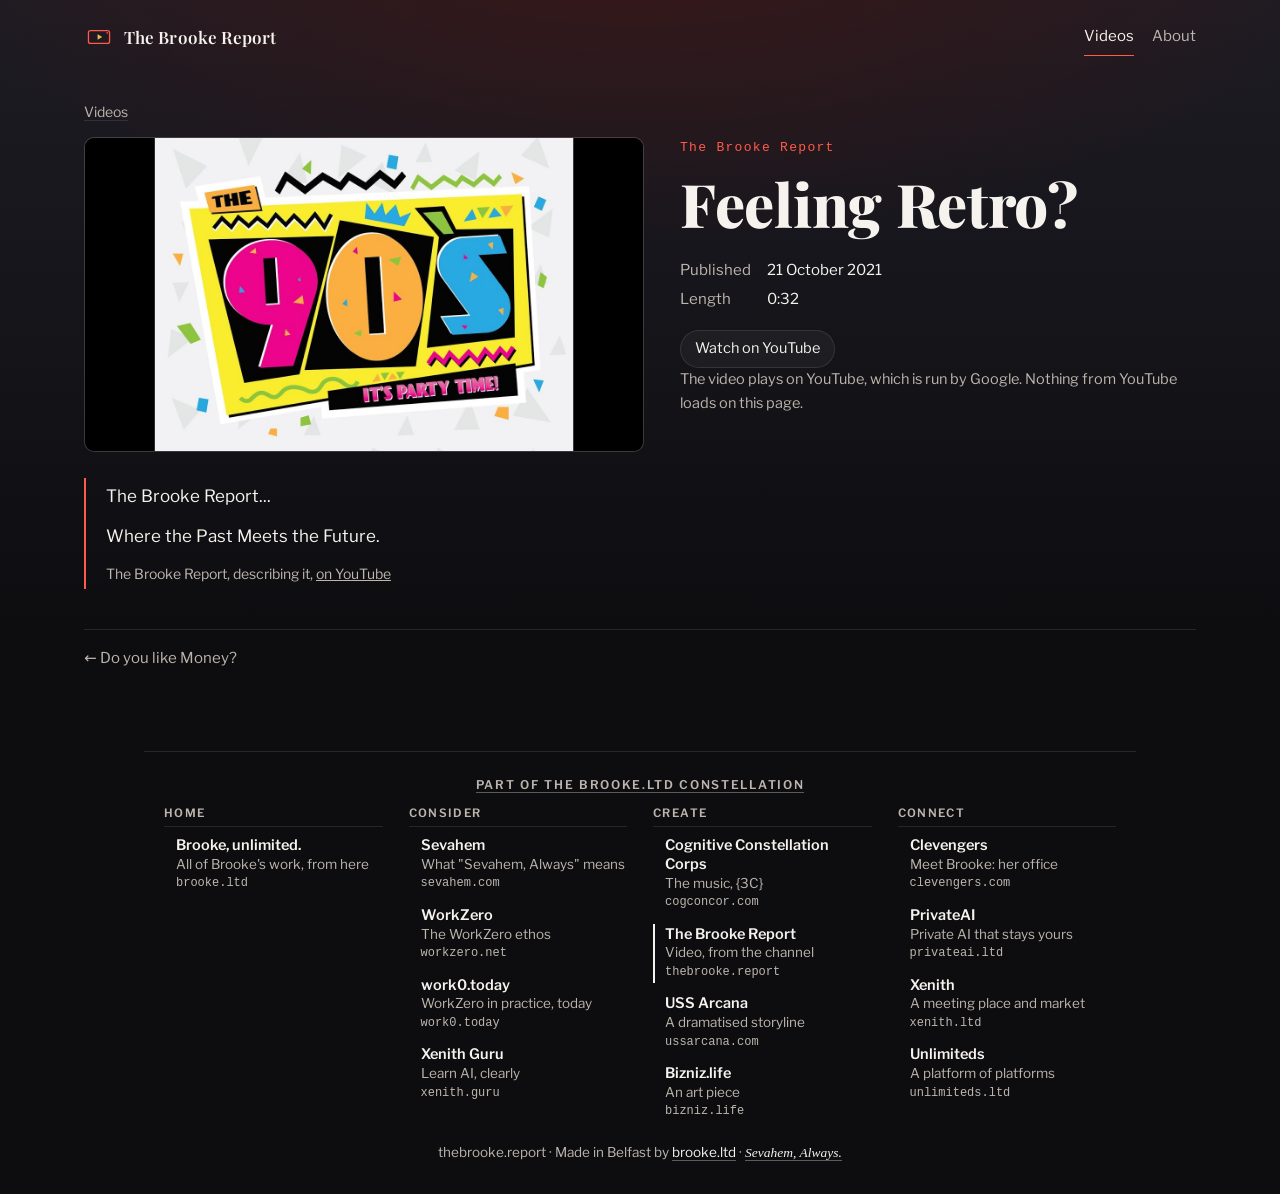
<file: videos/feeling-retro/index.html>
<!doctype html>
<html lang="en-GB">
<head>
<meta charset="utf-8">
<meta name="viewport" content="width=device-width, initial-scale=1">
<meta http-equiv="Content-Security-Policy" content="default-src 'none'; style-src 'self'; img-src 'self'; font-src 'self'; base-uri 'none'; form-action 'none'">
<meta name="referrer" content="no-referrer">
<title>Feeling Retro? · The Brooke Report</title>
<meta name="description" content="Feeling Retro?: a video from The Brooke Report, published 21 October 2021, 0:32 long.">
<link rel="canonical" href="https://thebrooke.report/videos/feeling-retro/">
<link rel="icon" href="/assets/icon.svg" type="image/svg+xml">
<meta property="og:title" content="Feeling Retro? · The Brooke Report">
<meta property="og:description" content="Feeling Retro?: a video from The Brooke Report, published 21 October 2021, 0:32 long.">
<meta property="og:url" content="https://thebrooke.report/videos/feeling-retro/">
<meta name="theme-color" content="#0d0d10">
<link rel="alternate" type="application/atom+xml" title="The Brooke Report: videos" href="/feed.xml">
<link rel="stylesheet" href="/assets/site.css">
</head>
<body>
<a class="skip" href="#main">Skip to content</a>
<header class="top">
<a class="brand" href="/"><svg class="" viewBox="0 0 512 512" aria-hidden="true" focusable="false" xmlns="http://www.w3.org/2000/svg"><defs><linearGradient id="g-brand" x1="0" y1="0" x2="1" y2="1"><stop offset="0" stop-color="#f1d27a"/><stop offset="1" stop-color="#c9a227"/></linearGradient></defs><rect x="76" y="146" width="360" height="220" rx="34" fill="none" stroke="#ff5a4a" stroke-width="22"/><path d="M232 210 L312 256 L232 302 Z" fill="url(#g-brand)"/><circle class="core" cx="396" cy="186" r="14" fill="#ff5a4a"/><line class="ring-b" x1="176" y1="410" x2="336" y2="410" stroke="url(#g-brand)" stroke-width="14" stroke-linecap="round"/></svg><span>The Brooke Report</span></a>
<nav class="site" aria-label="The Brooke Report"><ul><li><a href="/videos/" aria-current="true">Videos</a></li><li><a href="/about/">About</a></li></ul></nav>
</header>
<main id="main" tabindex="-1">
<p class="crumbs"><a href="/videos/">Videos</a></p>
<div class="piece"><div class="still"><img src="/assets/stills/feeling-retro.jpg" width="1280" height="720" alt="A still from Feeling Retro?" fetchpriority="high" decoding="async"></div><div>
<p class="eyebrow">The Brooke Report</p><h1>Feeling Retro?</h1>
<dl class="facts"><dt>Published</dt><dd>21 October 2021</dd><dt>Length</dt><dd>0:32</dd></dl>
<ul class="links"><li><a href="https://www.youtube.com/watch?v=tJizhWvnJf8">Watch on YouTube</a></li></ul>
<p class="note">The video plays on YouTube, which is run by Google. Nothing from YouTube loads on this page.</p>
</div></div>
<figure class="words" data-source="tJizhWvnJf8"><blockquote><p>The Brooke Report...</p><p>Where the Past Meets the Future.</p></blockquote><figcaption>The Brooke Report, describing it, <a href="https://www.youtube.com/watch?v=tJizhWvnJf8">on YouTube</a></figcaption></figure>
<nav class="pager" aria-label="Videos"><a href="/videos/do-you-like-money/" rel="prev">← Do you like Money?</a><span></span></nav>
</main>
<nav class="constellation" aria-label="The brooke.ltd constellation"><h2><a href="/constellation/">Part of the brooke.ltd constellation</a></h2><div class="groups"><section><h3>Home</h3><ul><li><a href="https://brooke.ltd/"><b>Brooke, unlimited.</b><span class="w">All of Brooke's work, from here</span><small>brooke.ltd</small></a></li></ul></section><section><h3>Consider</h3><ul><li><a href="https://sevahem.com/"><b>Sevahem</b><span class="w">What &quot;Sevahem, Always&quot; means</span><small>sevahem.com</small></a></li><li><a href="https://workzero.net/"><b>WorkZero</b><span class="w">The WorkZero ethos</span><small>workzero.net</small></a></li><li><a href="https://work0.today/"><b>work0.today</b><span class="w">WorkZero in practice, today</span><small>work0.today</small></a></li><li><a href="https://xenith.guru/"><b>Xenith Guru</b><span class="w">Learn AI, clearly</span><small>xenith.guru</small></a></li></ul></section><section><h3>Create</h3><ul><li><a href="https://cogconcor.com/"><b>Cognitive Constellation Corps</b><span class="w">The music, {3C}</span><small>cogconcor.com</small></a></li><li><span class="here" aria-current="true"><b>The Brooke Report</b><span class="w">Video, from the channel</span><small>thebrooke.report</small><span class="vh"> (this site)</span></span></li><li><a href="https://ussarcana.com/"><b>USS Arcana</b><span class="w">A dramatised storyline</span><small>ussarcana.com</small></a></li><li><a href="https://bizniz.life/"><b>Bizniz.life</b><span class="w">An art piece</span><small>bizniz.life</small></a></li></ul></section><section><h3>Connect</h3><ul><li><a href="https://clevengers.com/"><b>Clevengers</b><span class="w">Meet Brooke: her office</span><small>clevengers.com</small></a></li><li><a href="https://privateai.ltd/"><b>PrivateAI</b><span class="w">Private AI that stays yours</span><small>privateai.ltd</small></a></li><li><a href="https://xenith.ltd/"><b>Xenith</b><span class="w">A meeting place and market</span><small>xenith.ltd</small></a></li><li><a href="https://unlimiteds.ltd/"><b>Unlimiteds</b><span class="w">A platform of platforms</span><small>unlimiteds.ltd</small></a></li></ul></section></div></nav>
<footer>thebrooke.report &middot; Made in Belfast by <a href="https://brooke.ltd/">brooke.ltd</a> &middot; <a class="sign" href="https://sevahem.com/">Sevahem, Always.</a></footer>
</body>
</html>
</file>
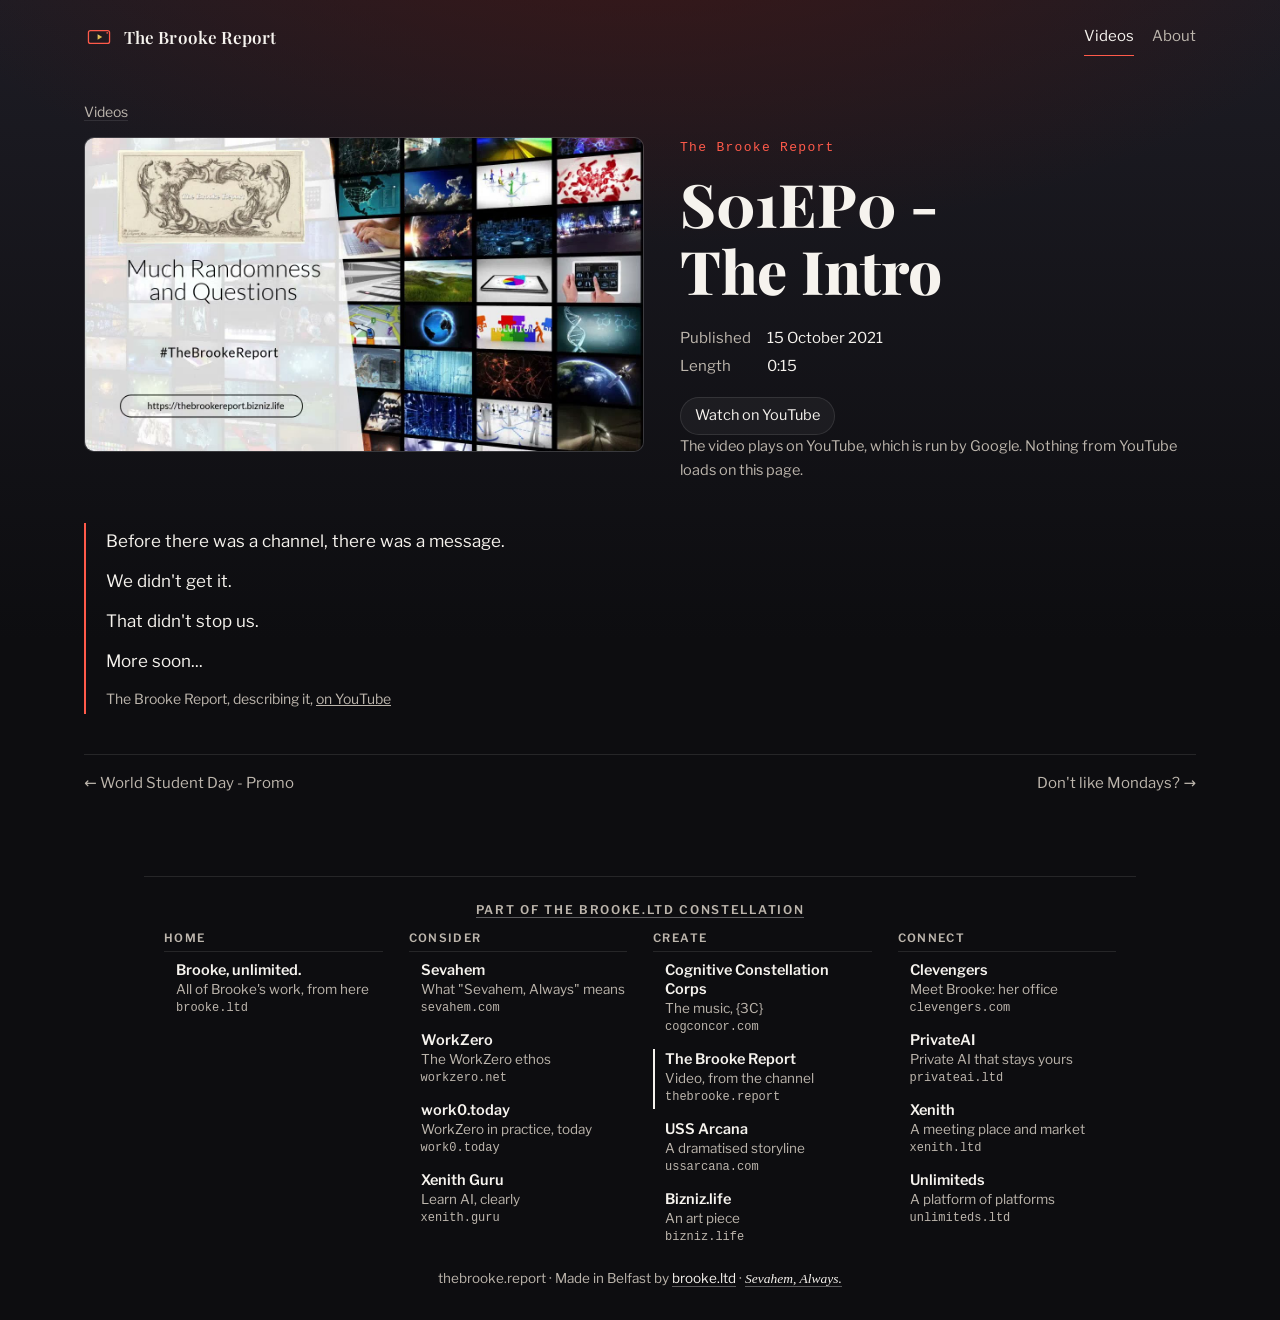
<file: videos/s01e00-the-intro/index.html>
<!doctype html>
<html lang="en-GB">
<head>
<meta charset="utf-8">
<meta name="viewport" content="width=device-width, initial-scale=1">
<meta http-equiv="Content-Security-Policy" content="default-src 'none'; style-src 'self'; img-src 'self'; font-src 'self'; base-uri 'none'; form-action 'none'">
<meta name="referrer" content="no-referrer">
<title>S01EP0 - The Intro · The Brooke Report</title>
<meta name="description" content="S01EP0 - The Intro: a video from The Brooke Report, published 15 October 2021, 0:15 long.">
<link rel="canonical" href="https://thebrooke.report/videos/s01e00-the-intro/">
<link rel="icon" href="/assets/icon.svg" type="image/svg+xml">
<meta property="og:title" content="S01EP0 - The Intro · The Brooke Report">
<meta property="og:description" content="S01EP0 - The Intro: a video from The Brooke Report, published 15 October 2021, 0:15 long.">
<meta property="og:url" content="https://thebrooke.report/videos/s01e00-the-intro/">
<meta name="theme-color" content="#0d0d10">
<link rel="alternate" type="application/atom+xml" title="The Brooke Report: videos" href="/feed.xml">
<link rel="stylesheet" href="/assets/site.css">
</head>
<body>
<a class="skip" href="#main">Skip to content</a>
<header class="top">
<a class="brand" href="/"><svg class="" viewBox="0 0 512 512" aria-hidden="true" focusable="false" xmlns="http://www.w3.org/2000/svg"><defs><linearGradient id="g-brand" x1="0" y1="0" x2="1" y2="1"><stop offset="0" stop-color="#f1d27a"/><stop offset="1" stop-color="#c9a227"/></linearGradient></defs><rect x="76" y="146" width="360" height="220" rx="34" fill="none" stroke="#ff5a4a" stroke-width="22"/><path d="M232 210 L312 256 L232 302 Z" fill="url(#g-brand)"/><circle class="core" cx="396" cy="186" r="14" fill="#ff5a4a"/><line class="ring-b" x1="176" y1="410" x2="336" y2="410" stroke="url(#g-brand)" stroke-width="14" stroke-linecap="round"/></svg><span>The Brooke Report</span></a>
<nav class="site" aria-label="The Brooke Report"><ul><li><a href="/videos/" aria-current="true">Videos</a></li><li><a href="/about/">About</a></li></ul></nav>
</header>
<main id="main" tabindex="-1">
<p class="crumbs"><a href="/videos/">Videos</a></p>
<div class="piece"><div class="still"><img src="/assets/stills/s01e00-the-intro.jpg" width="1280" height="720" alt="A still from S01EP0 - The Intro" fetchpriority="high" decoding="async"></div><div>
<p class="eyebrow">The Brooke Report</p><h1>S01EP0 - The Intro</h1>
<dl class="facts"><dt>Published</dt><dd>15 October 2021</dd><dt>Length</dt><dd>0:15</dd></dl>
<ul class="links"><li><a href="https://www.youtube.com/watch?v=pooEJZX6gOM">Watch on YouTube</a></li></ul>
<p class="note">The video plays on YouTube, which is run by Google. Nothing from YouTube loads on this page.</p>
</div></div>
<figure class="words" data-source="pooEJZX6gOM"><blockquote><p>Before there was a channel, there was a message.</p><p>We didn't get it.</p><p>That didn't stop us.</p><p>More soon...</p></blockquote><figcaption>The Brooke Report, describing it, <a href="https://www.youtube.com/watch?v=pooEJZX6gOM">on YouTube</a></figcaption></figure>
<nav class="pager" aria-label="Videos"><a href="/videos/world-student-day-promo/" rel="prev">← World Student Day - Promo</a><a href="/videos/don-t-like-mondays/" rel="next">Don't like Mondays? →</a></nav>
</main>
<nav class="constellation" aria-label="The brooke.ltd constellation"><h2><a href="/constellation/">Part of the brooke.ltd constellation</a></h2><div class="groups"><section><h3>Home</h3><ul><li><a href="https://brooke.ltd/"><b>Brooke, unlimited.</b><span class="w">All of Brooke's work, from here</span><small>brooke.ltd</small></a></li></ul></section><section><h3>Consider</h3><ul><li><a href="https://sevahem.com/"><b>Sevahem</b><span class="w">What &quot;Sevahem, Always&quot; means</span><small>sevahem.com</small></a></li><li><a href="https://workzero.net/"><b>WorkZero</b><span class="w">The WorkZero ethos</span><small>workzero.net</small></a></li><li><a href="https://work0.today/"><b>work0.today</b><span class="w">WorkZero in practice, today</span><small>work0.today</small></a></li><li><a href="https://xenith.guru/"><b>Xenith Guru</b><span class="w">Learn AI, clearly</span><small>xenith.guru</small></a></li></ul></section><section><h3>Create</h3><ul><li><a href="https://cogconcor.com/"><b>Cognitive Constellation Corps</b><span class="w">The music, {3C}</span><small>cogconcor.com</small></a></li><li><span class="here" aria-current="true"><b>The Brooke Report</b><span class="w">Video, from the channel</span><small>thebrooke.report</small><span class="vh"> (this site)</span></span></li><li><a href="https://ussarcana.com/"><b>USS Arcana</b><span class="w">A dramatised storyline</span><small>ussarcana.com</small></a></li><li><a href="https://bizniz.life/"><b>Bizniz.life</b><span class="w">An art piece</span><small>bizniz.life</small></a></li></ul></section><section><h3>Connect</h3><ul><li><a href="https://clevengers.com/"><b>Clevengers</b><span class="w">Meet Brooke: her office</span><small>clevengers.com</small></a></li><li><a href="https://privateai.ltd/"><b>PrivateAI</b><span class="w">Private AI that stays yours</span><small>privateai.ltd</small></a></li><li><a href="https://xenith.ltd/"><b>Xenith</b><span class="w">A meeting place and market</span><small>xenith.ltd</small></a></li><li><a href="https://unlimiteds.ltd/"><b>Unlimiteds</b><span class="w">A platform of platforms</span><small>unlimiteds.ltd</small></a></li></ul></section></div></nav>
<footer>thebrooke.report &middot; Made in Belfast by <a href="https://brooke.ltd/">brooke.ltd</a> &middot; <a class="sign" href="https://sevahem.com/">Sevahem, Always.</a></footer>
</body>
</html>
</file>
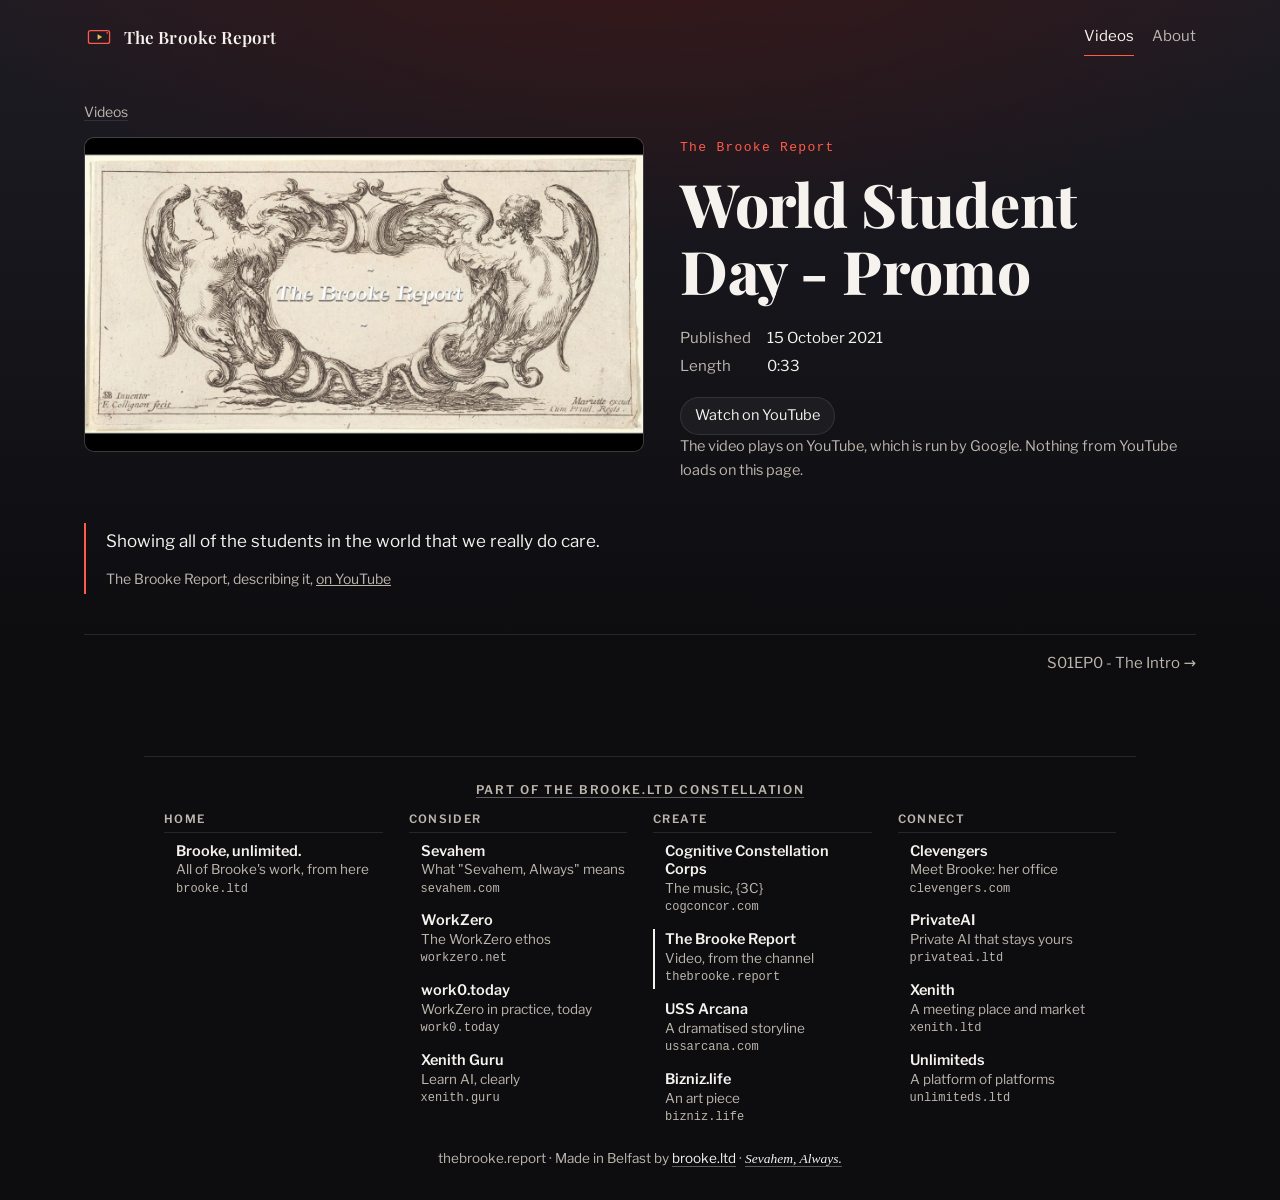
<file: videos/world-student-day-promo/index.html>
<!doctype html>
<html lang="en-GB">
<head>
<meta charset="utf-8">
<meta name="viewport" content="width=device-width, initial-scale=1">
<meta http-equiv="Content-Security-Policy" content="default-src 'none'; style-src 'self'; img-src 'self'; font-src 'self'; base-uri 'none'; form-action 'none'">
<meta name="referrer" content="no-referrer">
<title>World Student Day - Promo · The Brooke Report</title>
<meta name="description" content="World Student Day - Promo: a video from The Brooke Report, published 15 October 2021, 0:33 long.">
<link rel="canonical" href="https://thebrooke.report/videos/world-student-day-promo/">
<link rel="icon" href="/assets/icon.svg" type="image/svg+xml">
<meta property="og:title" content="World Student Day - Promo · The Brooke Report">
<meta property="og:description" content="World Student Day - Promo: a video from The Brooke Report, published 15 October 2021, 0:33 long.">
<meta property="og:url" content="https://thebrooke.report/videos/world-student-day-promo/">
<meta name="theme-color" content="#0d0d10">
<link rel="alternate" type="application/atom+xml" title="The Brooke Report: videos" href="/feed.xml">
<link rel="stylesheet" href="/assets/site.css">
</head>
<body>
<a class="skip" href="#main">Skip to content</a>
<header class="top">
<a class="brand" href="/"><svg class="" viewBox="0 0 512 512" aria-hidden="true" focusable="false" xmlns="http://www.w3.org/2000/svg"><defs><linearGradient id="g-brand" x1="0" y1="0" x2="1" y2="1"><stop offset="0" stop-color="#f1d27a"/><stop offset="1" stop-color="#c9a227"/></linearGradient></defs><rect x="76" y="146" width="360" height="220" rx="34" fill="none" stroke="#ff5a4a" stroke-width="22"/><path d="M232 210 L312 256 L232 302 Z" fill="url(#g-brand)"/><circle class="core" cx="396" cy="186" r="14" fill="#ff5a4a"/><line class="ring-b" x1="176" y1="410" x2="336" y2="410" stroke="url(#g-brand)" stroke-width="14" stroke-linecap="round"/></svg><span>The Brooke Report</span></a>
<nav class="site" aria-label="The Brooke Report"><ul><li><a href="/videos/" aria-current="true">Videos</a></li><li><a href="/about/">About</a></li></ul></nav>
</header>
<main id="main" tabindex="-1">
<p class="crumbs"><a href="/videos/">Videos</a></p>
<div class="piece"><div class="still"><img src="/assets/stills/world-student-day-promo.jpg" width="1280" height="720" alt="A still from World Student Day - Promo" fetchpriority="high" decoding="async"></div><div>
<p class="eyebrow">The Brooke Report</p><h1>World Student Day - Promo</h1>
<dl class="facts"><dt>Published</dt><dd>15 October 2021</dd><dt>Length</dt><dd>0:33</dd></dl>
<ul class="links"><li><a href="https://www.youtube.com/watch?v=4Av6pREqXZA">Watch on YouTube</a></li></ul>
<p class="note">The video plays on YouTube, which is run by Google. Nothing from YouTube loads on this page.</p>
</div></div>
<figure class="words" data-source="4Av6pREqXZA"><blockquote><p>Showing all of the students in the world that we really do care.</p></blockquote><figcaption>The Brooke Report, describing it, <a href="https://www.youtube.com/watch?v=4Av6pREqXZA">on YouTube</a></figcaption></figure>
<nav class="pager" aria-label="Videos"><span></span><a href="/videos/s01e00-the-intro/" rel="next">S01EP0 - The Intro →</a></nav>
</main>
<nav class="constellation" aria-label="The brooke.ltd constellation"><h2><a href="/constellation/">Part of the brooke.ltd constellation</a></h2><div class="groups"><section><h3>Home</h3><ul><li><a href="https://brooke.ltd/"><b>Brooke, unlimited.</b><span class="w">All of Brooke's work, from here</span><small>brooke.ltd</small></a></li></ul></section><section><h3>Consider</h3><ul><li><a href="https://sevahem.com/"><b>Sevahem</b><span class="w">What &quot;Sevahem, Always&quot; means</span><small>sevahem.com</small></a></li><li><a href="https://workzero.net/"><b>WorkZero</b><span class="w">The WorkZero ethos</span><small>workzero.net</small></a></li><li><a href="https://work0.today/"><b>work0.today</b><span class="w">WorkZero in practice, today</span><small>work0.today</small></a></li><li><a href="https://xenith.guru/"><b>Xenith Guru</b><span class="w">Learn AI, clearly</span><small>xenith.guru</small></a></li></ul></section><section><h3>Create</h3><ul><li><a href="https://cogconcor.com/"><b>Cognitive Constellation Corps</b><span class="w">The music, {3C}</span><small>cogconcor.com</small></a></li><li><span class="here" aria-current="true"><b>The Brooke Report</b><span class="w">Video, from the channel</span><small>thebrooke.report</small><span class="vh"> (this site)</span></span></li><li><a href="https://ussarcana.com/"><b>USS Arcana</b><span class="w">A dramatised storyline</span><small>ussarcana.com</small></a></li><li><a href="https://bizniz.life/"><b>Bizniz.life</b><span class="w">An art piece</span><small>bizniz.life</small></a></li></ul></section><section><h3>Connect</h3><ul><li><a href="https://clevengers.com/"><b>Clevengers</b><span class="w">Meet Brooke: her office</span><small>clevengers.com</small></a></li><li><a href="https://privateai.ltd/"><b>PrivateAI</b><span class="w">Private AI that stays yours</span><small>privateai.ltd</small></a></li><li><a href="https://xenith.ltd/"><b>Xenith</b><span class="w">A meeting place and market</span><small>xenith.ltd</small></a></li><li><a href="https://unlimiteds.ltd/"><b>Unlimiteds</b><span class="w">A platform of platforms</span><small>unlimiteds.ltd</small></a></li></ul></section></div></nav>
<footer>thebrooke.report &middot; Made in Belfast by <a href="https://brooke.ltd/">brooke.ltd</a> &middot; <a class="sign" href="https://sevahem.com/">Sevahem, Always.</a></footer>
</body>
</html>
</file>
<file: assets/site.css>
/* thebrooke.report. Generated by site.mjs (estate-sites, claude). Edit the generator or the content module, not this file. */
/* Fonts: Playfair Display and Libre Franklin, SIL Open Font License 1.1, served from this site (licences in /assets/fonts). */
@font-face{font-family:"Playfair Display";font-style:normal;font-weight:400 900;font-display:swap;src:url(/assets/fonts/playfair-display.woff2) format("woff2")}
@font-face{font-family:"Libre Franklin";font-style:normal;font-weight:100 900;font-display:swap;src:url(/assets/fonts/libre-franklin.woff2) format("woff2")}
:root{--head:"Playfair Display",ui-sans-serif,system-ui,sans-serif;--body:"Libre Franklin",ui-sans-serif,system-ui,-apple-system,"Segoe UI",Roboto,Arial,sans-serif;--mono:ui-monospace,"Cascadia Mono","SFMono-Regular",Consolas,monospace;--ground:#0d0d10;--ground-2:#1d1c24;--glow:#3d1616;--ink:#f6f3ee;--muted:#bdb6ad;--a:#ff5a4a;--b:#f1d27a;--b2:#c9a227;--pill:#f1d27a;--surface:rgba(255,255,255,.045);--surface-2:rgba(255,255,255,.075);--line:rgba(255,255,255,.1);--under:rgba(255,255,255,.32);--wide:72rem;--read:40rem;color-scheme:dark}
*{box-sizing:border-box}
html{background:var(--ground);-webkit-text-size-adjust:100%}
body{margin:0;color:var(--ink);font-family:var(--body);font-size:17px;line-height:1.65;background:radial-gradient(1100px 520px at 50% -120px,var(--glow) 0%,transparent 70%),linear-gradient(180deg,var(--ground-2),var(--ground) 640px);background-repeat:no-repeat;min-height:100vh;display:flex;flex-direction:column;-webkit-font-smoothing:antialiased}
a{color:inherit}
a:focus-visible{outline:2px solid var(--b);outline-offset:3px;border-radius:3px}
.skip{position:absolute;left:12px;top:-60px;background:var(--ink);color:var(--ground);padding:8px 14px;border-radius:8px;text-decoration:none;font-weight:600;z-index:9}
.skip:focus{top:12px}
header.top{width:100%;max-width:var(--wide);margin:0 auto;padding:18px 20px;display:flex;align-items:center;justify-content:space-between;gap:12px 24px;flex-wrap:wrap}
.brand{display:flex;align-items:center;gap:10px;text-decoration:none;font-family:var(--head);font-weight:600;font-size:17px;letter-spacing:.005em}
.brand svg{width:30px;height:30px;flex:none}
nav.site ul{list-style:none;margin:0;padding:0;display:flex;flex-wrap:wrap;gap:4px 18px;font-size:15px}
nav.site a{text-decoration:none;color:var(--muted);padding:6px 0;display:inline-block;border-bottom:1px solid transparent}
nav.site a:hover{color:var(--ink);border-bottom-color:var(--under)}
nav.site a[aria-current]{color:var(--ink);border-bottom-color:var(--a)}
main{flex:1;width:100%;max-width:var(--wide);margin:0 auto;padding:20px 20px 40px}
main:focus{outline:none}
h1,h2,h3{font-family:var(--head);line-height:1.12;letter-spacing:-.005em;text-wrap:balance}
h1{font-size:clamp(34.0px,5.60vw,60px);font-weight:800;margin:.2em 0 .35em;max-width:18em}
h2{font-size:clamp(23px,3vw,30px);font-weight:600;margin:2.2em 0 .6em}
h3{font-size:19px;font-weight:600;margin:1.6em 0 .4em}
p{margin:0 0 1em}
.read{max-width:var(--read)}
.lede{font-size:clamp(18px,2.1vw,21px);line-height:1.55;color:var(--ink);max-width:36em}
.muted{color:var(--muted)}
.eyebrow{font-family:var(--mono);font-size:13px;letter-spacing:.1em;color:var(--a);margin:0}
.crumbs{font-size:14px;color:var(--muted);margin:6px 0 0}
.crumbs a{color:var(--muted);text-decoration:none;border-bottom:1px solid var(--line)}
.crumbs a:hover{color:var(--ink)}
.hero{display:flex;flex-direction:column;align-items:flex-start;padding:28px 0 8px}
.hero .mark{width:120px;height:120px;margin:0 0 18px;overflow:visible}
.mark .core{animation:glow 3.5s ease-in-out infinite}
@keyframes drift-a{0%,100%{transform:translateX(0)}50%{transform:translateX(10px)}}
@keyframes drift-b{0%,100%{transform:translateX(0)}50%{transform:translateX(-10px)}}
@keyframes glow{0%,100%{opacity:1}50%{opacity:.55}}
.mark .core{animation:glow 3.5s ease-in-out infinite}.mark .ring-b{transform-origin:256px 410px;animation:breathe-x 7s ease-in-out infinite}@keyframes breathe-x{0%,100%{transform:scaleX(1)}50%{transform:scaleX(.7)}}
@media (prefers-reduced-motion:reduce){.mark *{animation:none!important;opacity:1}.mark .wave{opacity:0}}
.doors{display:grid;grid-template-columns:repeat(auto-fit,minmax(min(100%,250px),1fr));gap:16px;margin:28px 0 8px;padding:0;list-style:none}
.door{background:var(--surface);border:1px solid var(--line);border-radius:16px;padding:20px 20px 18px;display:flex;flex-direction:column;gap:6px}
.door a{text-decoration:none}
.door h2,.door h3{margin:0;font-size:20px}
.door h2 a::after,.door h3 a::after{content:" \2192";color:var(--a)}
.door p{margin:0;color:var(--muted);font-size:15.5px;line-height:1.55}
.grid{list-style:none;margin:18px 0 0;padding:0;display:grid;grid-template-columns:repeat(auto-fill,minmax(min(100%,168px),1fr));gap:22px 18px}
.card a{text-decoration:none;display:block}
.card img,.card .tile{width:100%;height:auto;aspect-ratio:1/1;border-radius:8px;display:block;background:var(--surface-2);border:1px solid var(--line);object-fit:cover}
.card .tile{display:flex;align-items:center;justify-content:center;padding:14px;text-align:center;font-family:var(--head);font-size:15px;line-height:1.25;color:var(--ink)}
.card b{display:block;font-family:var(--head);font-weight:600;font-size:15.5px;line-height:1.3;margin-top:9px}
.card a:hover b{text-decoration:underline;text-decoration-color:var(--a);text-underline-offset:3px}
.card span{display:block;color:var(--muted);font-size:13.5px;line-height:1.4;margin-top:2px}
.card span.badge{display:inline-block;color:var(--a);font-size:11.5px;margin-top:6px}
.badge{font-family:var(--mono);font-size:11.5px;letter-spacing:.06em;color:var(--a);border:1px solid var(--line);border-radius:999px;padding:1px 8px;display:inline-block;margin-top:5px}
.release{display:grid;grid-template-columns:minmax(0,340px) minmax(0,1fr);gap:28px 40px;align-items:start;margin-top:14px}
.release .cover img,.release .cover .tile{width:100%;height:auto;aspect-ratio:1/1;border-radius:10px;border:1px solid var(--line);display:block;background:var(--surface-2)}
.release .cover .tile{display:flex;align-items:center;justify-content:center;padding:24px;text-align:center;font-family:var(--head);font-size:22px;line-height:1.2}
.release h1{margin-top:.05em}
dl.facts{display:grid;grid-template-columns:fit-content(13em) minmax(0,1fr);gap:4px 16px;margin:14px 0 18px;font-size:15px}
dl.facts dt{color:var(--muted)}
dl.facts dd{margin:0;font-variant-numeric:tabular-nums;overflow-wrap:anywhere}
ul.links{list-style:none;margin:6px 0 0;padding:0;display:flex;flex-wrap:wrap;gap:8px}
ul.links a{display:inline-block;text-decoration:none;border:1px solid var(--line);background:var(--surface);border-radius:999px;padding:6px 14px;font-size:14.5px}
ul.links a:hover{border-color:var(--a)}
figure.words{margin:26px 0;padding:4px 0 4px 20px;border-left:2px solid var(--a);max-width:var(--read)}
figure.words blockquote{margin:0}
figure.words p{margin:0 0 .7em}
figure.words figcaption{color:var(--muted);font-size:14px;margin-top:10px}
figure.words blockquote p.gap{color:var(--muted);letter-spacing:.3em}
ol.tracks{margin:10px 0 0;padding:0;list-style:none;max-width:var(--read);counter-reset:t}
ol.tracks li{display:flex;gap:12px;align-items:baseline;padding:7px 0;border-bottom:1px solid var(--line);font-size:15.5px}
ol.tracks li::before{counter-increment:t;content:counter(t);color:var(--muted);font-variant-numeric:tabular-nums;min-width:1.6em;text-align:right;font-size:14px}
ol.tracks .t{flex:1}
ol.tracks .d{color:var(--muted);font-variant-numeric:tabular-nums;font-size:14px}
.pager{display:flex;justify-content:space-between;gap:16px;flex-wrap:wrap;margin:40px 0 0;padding-top:16px;border-top:1px solid var(--line);font-size:15px}
.pager a{text-decoration:none;color:var(--muted)}
.pager a:hover{color:var(--ink)}
.note{font-size:14.5px;color:var(--muted);max-width:var(--read)}
.inline a,.read a,.lede a,.note a,dl.facts a{text-decoration:none;border-bottom:1px solid var(--under)}
.inline a:hover,.read a:hover,.note a:hover,dl.facts a:hover{border-bottom-color:var(--ink)}
hr.soft{border:0;border-top:1px solid var(--line);margin:40px 0}
nav.constellation{width:100%;max-width:62rem;margin:40px auto 0;padding:26px 20px 0;border-top:1px solid var(--line);text-align:left}
nav.constellation h2{font-family:var(--body);font-size:12px;font-weight:600;letter-spacing:.14em;text-transform:uppercase;color:var(--muted);margin:0 0 16px;text-align:center}
nav.constellation h2 a{color:inherit;text-decoration:none;border-bottom:1px solid var(--under)}
nav.constellation h2 a:hover{color:var(--ink)}
nav.constellation .groups{display:grid;grid-template-columns:repeat(auto-fit,minmax(min(100%,12.5rem),1fr));gap:18px 26px}
nav.constellation section{min-width:0}
nav.constellation h3{font-family:var(--body);font-size:11.5px;font-weight:600;letter-spacing:.12em;text-transform:uppercase;color:var(--muted);margin:0 0 8px;padding-bottom:6px;border-bottom:1px solid var(--line)}
nav.constellation ul{list-style:none;margin:0;padding:0;display:grid;gap:10px}
nav.constellation li a,nav.constellation li .here{display:block;text-decoration:none;color:var(--ink);padding:1px 0 1px 10px;border-left:2px solid transparent}
nav.constellation li .here{border-left-color:var(--ink)}
nav.constellation b{display:block;font-weight:600;font-size:14.5px;line-height:1.3}
nav.constellation .w{display:block;color:var(--muted);font-size:13.5px;line-height:1.35}
nav.constellation small{display:block;font-family:ui-monospace,"Cascadia Mono","SFMono-Regular",Consolas,monospace;font-size:12px;color:var(--muted);margin-top:1px}
nav.constellation li a:hover b{text-decoration:underline;text-underline-offset:3px}
nav.constellation li a:focus-visible{outline:2px solid var(--ink);outline-offset:2px;border-radius:2px}
nav.constellation.map{border-top:0;margin-top:8px;padding-top:0}
nav.constellation.map h2{display:none}
nav.constellation.map b{font-size:17px}
nav.constellation.map .w{font-size:15px}
footer a.sign{border-bottom:1px solid var(--under)}
.vh{position:absolute;width:1px;height:1px;margin:-1px;padding:0;border:0;overflow:hidden;clip-path:inset(50%);white-space:nowrap}
footer{text-align:center;color:var(--muted);font-size:13.5px;padding:18px 20px 30px}
footer a{color:var(--ink);text-decoration:none;border-bottom:1px solid var(--under)}
footer .sign{font-family:"Iowan Old Style", "Palatino Linotype", Palatino, "Book Antiqua", Georgia, serif;font-style:italic}
@media (max-width:760px){.release{grid-template-columns:1fr}.release .cover{max-width:340px}header.top{padding:14px 20px}.hero .mark{width:96px;height:96px}}
.card.wide img{aspect-ratio:16/9}
.grid:has(.wide){grid-template-columns:repeat(auto-fill,minmax(min(100%,250px),1fr))}
.piece{display:grid;grid-template-columns:minmax(0,560px) minmax(0,1fr);gap:24px 36px;align-items:start;margin-top:14px}
.piece .still img{width:100%;height:auto;aspect-ratio:16/9;object-fit:cover;border-radius:10px;border:1px solid var(--line);display:block;background:var(--surface-2)}
@media (max-width:860px){.piece{grid-template-columns:1fr}}
</file>
